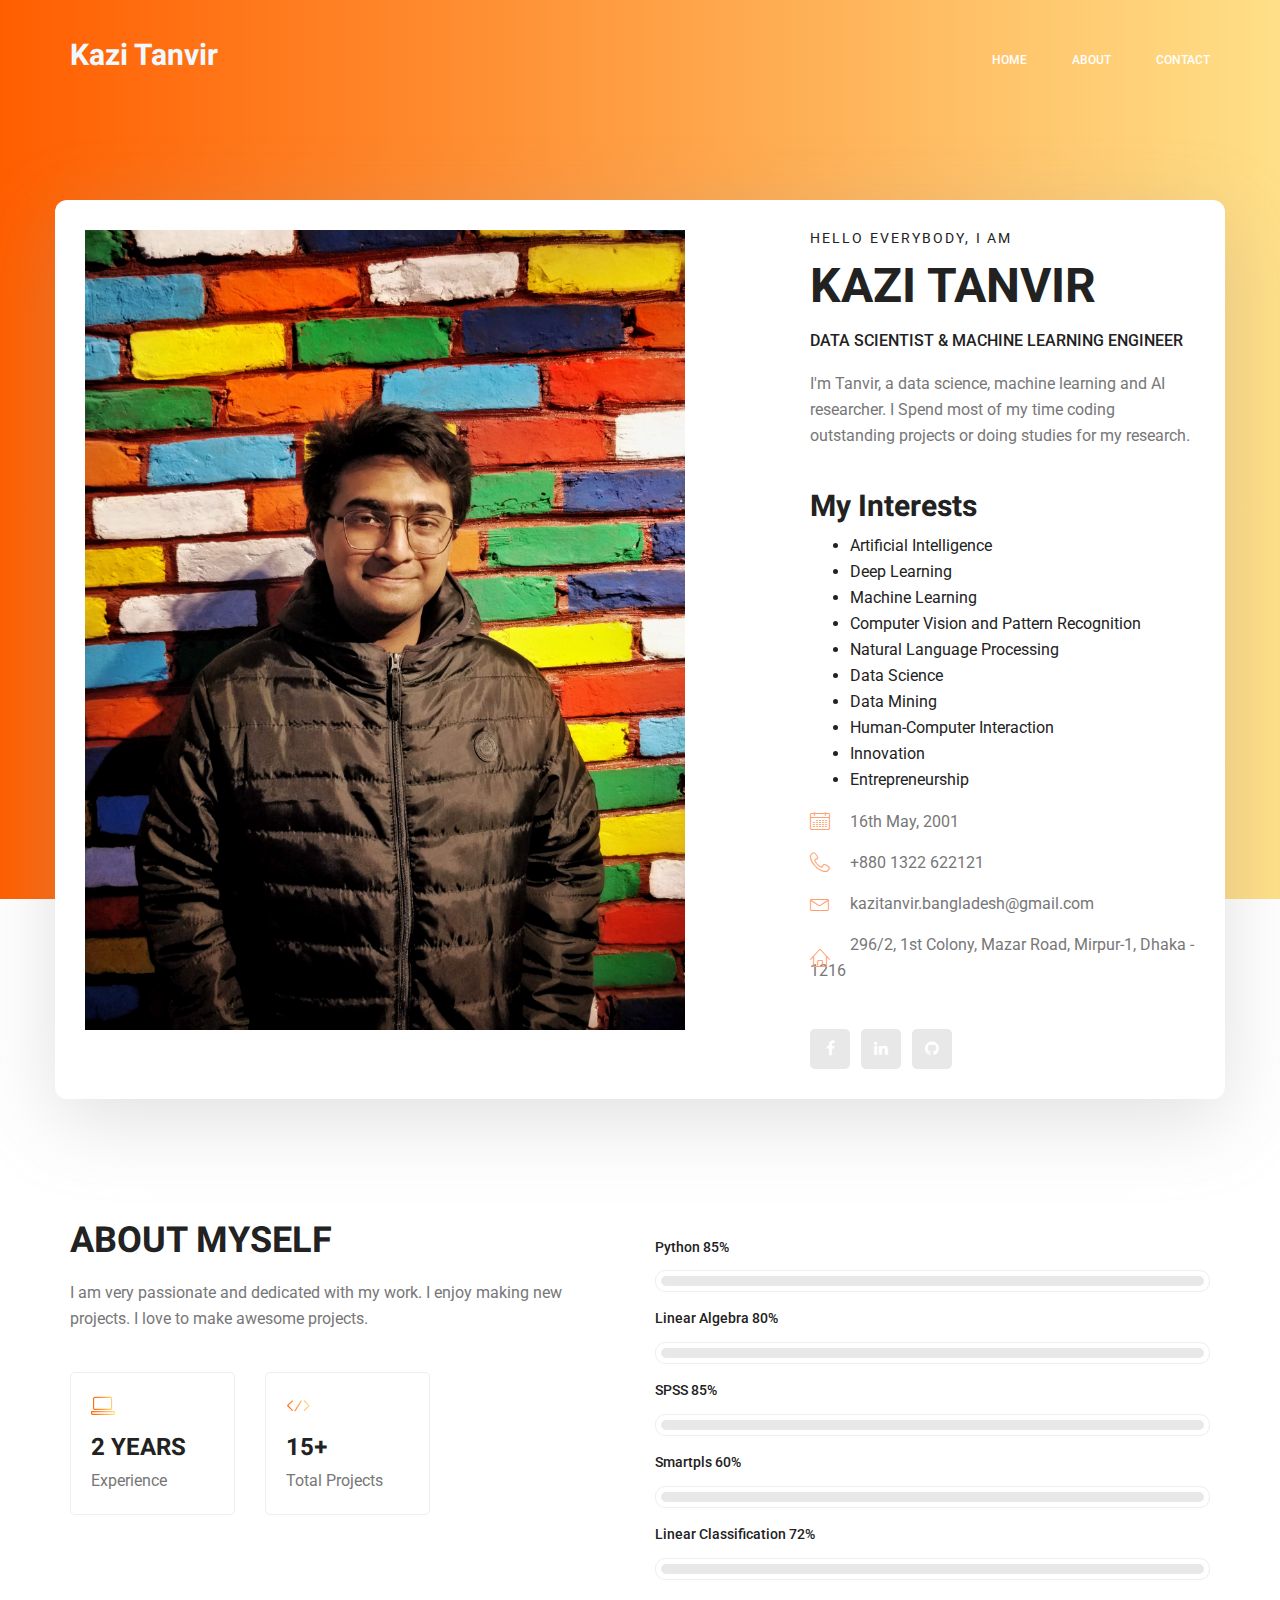
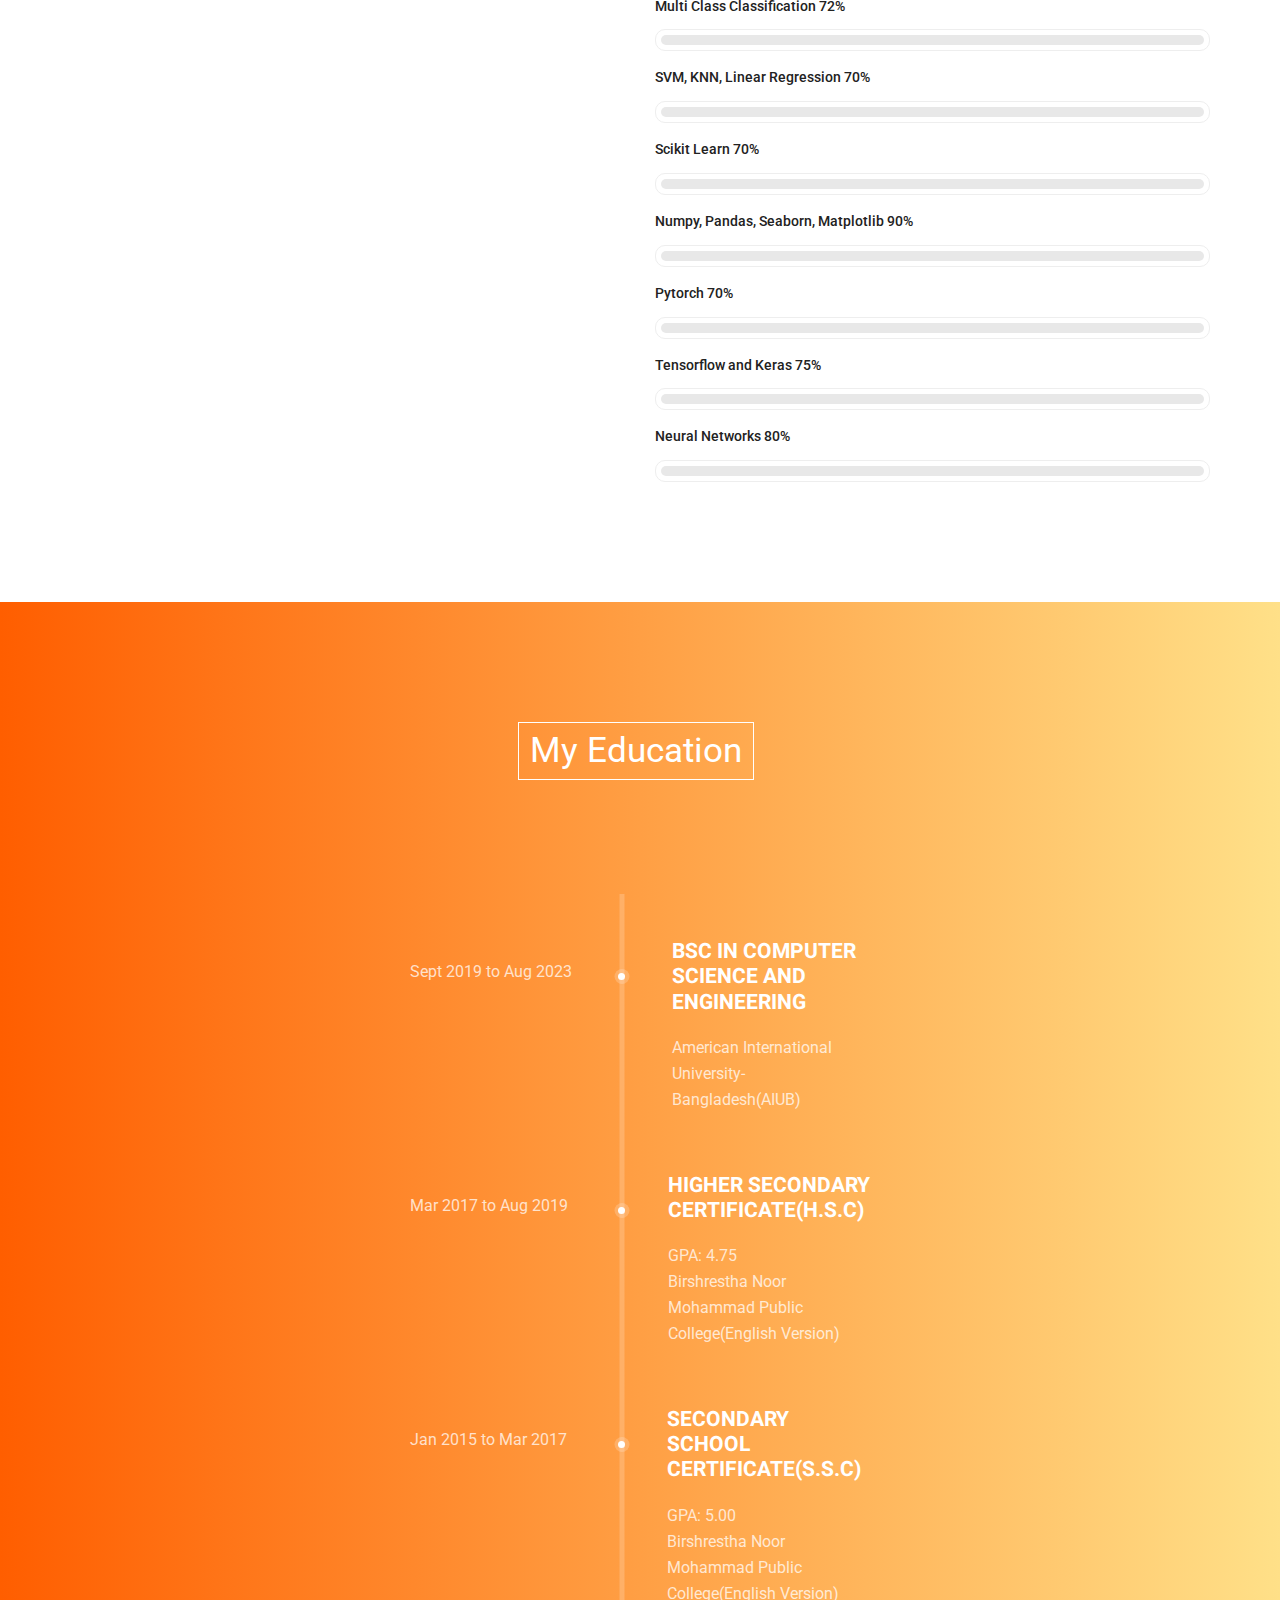
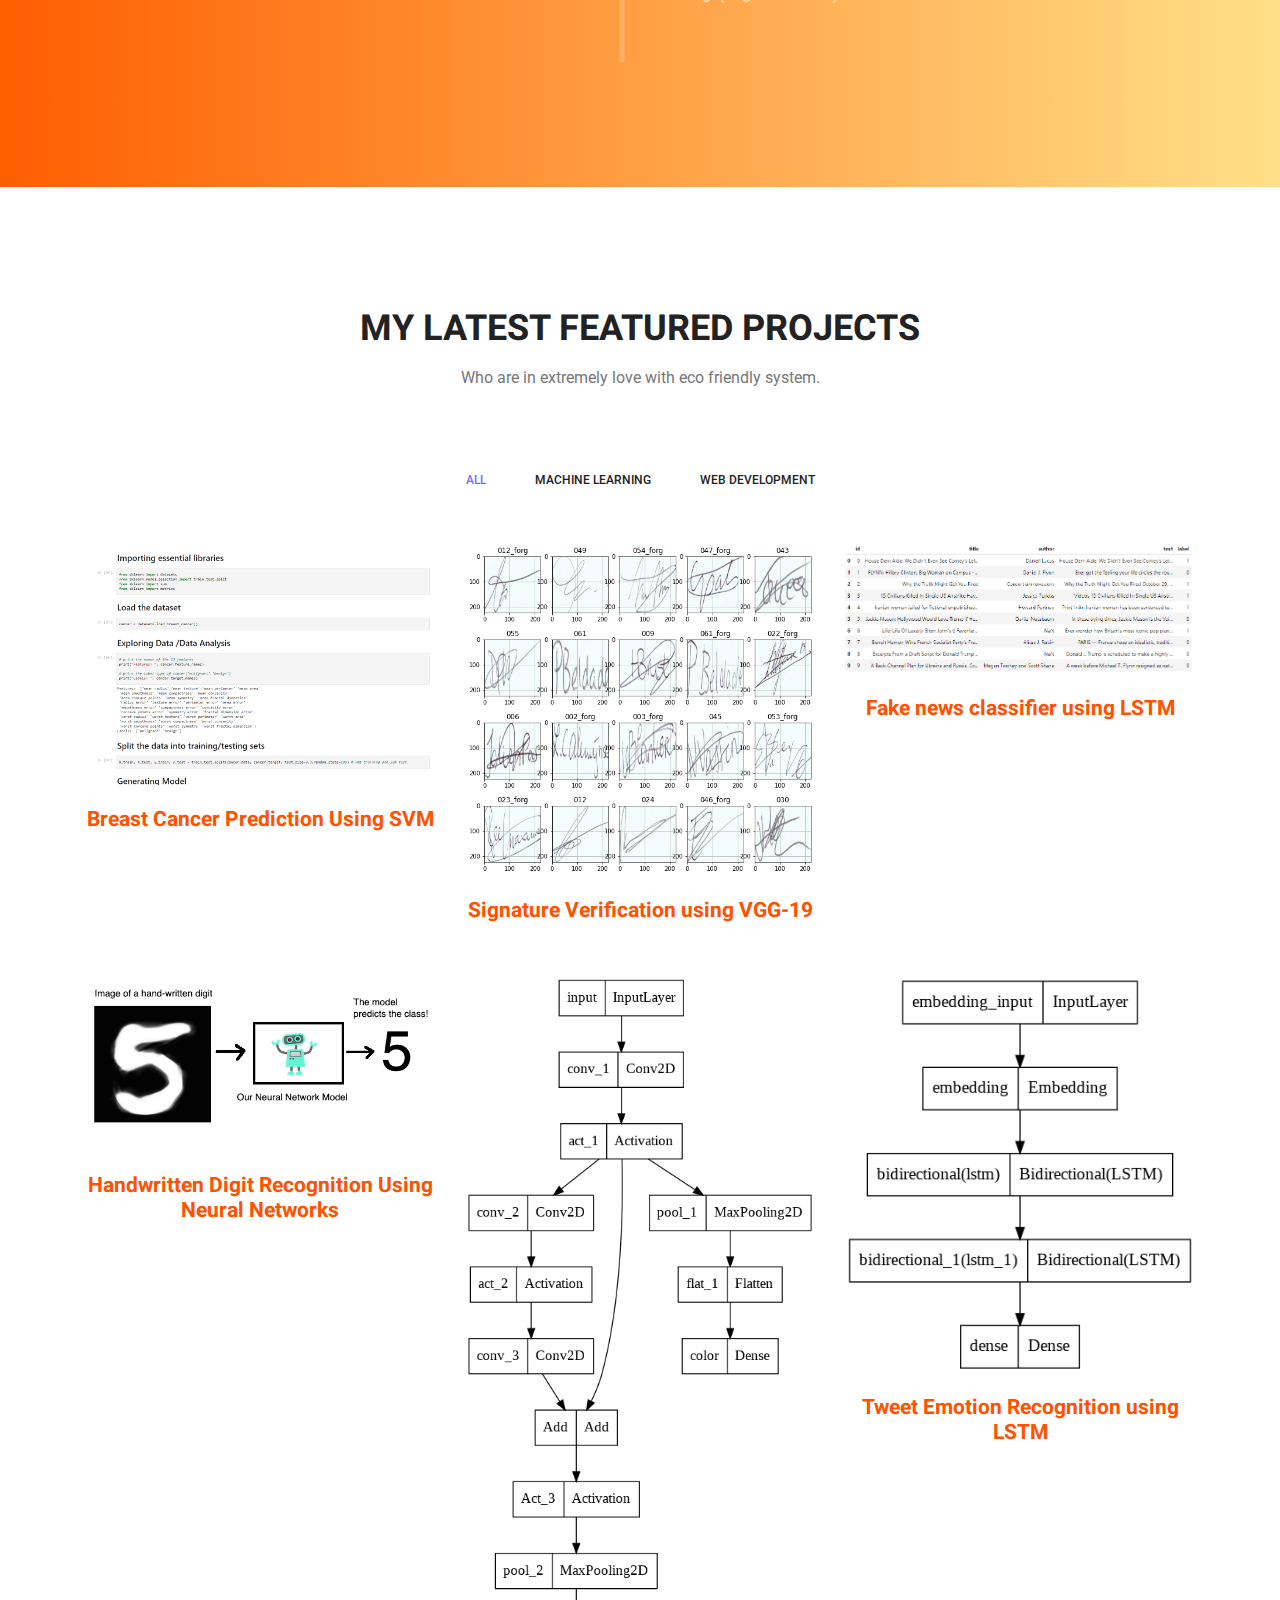
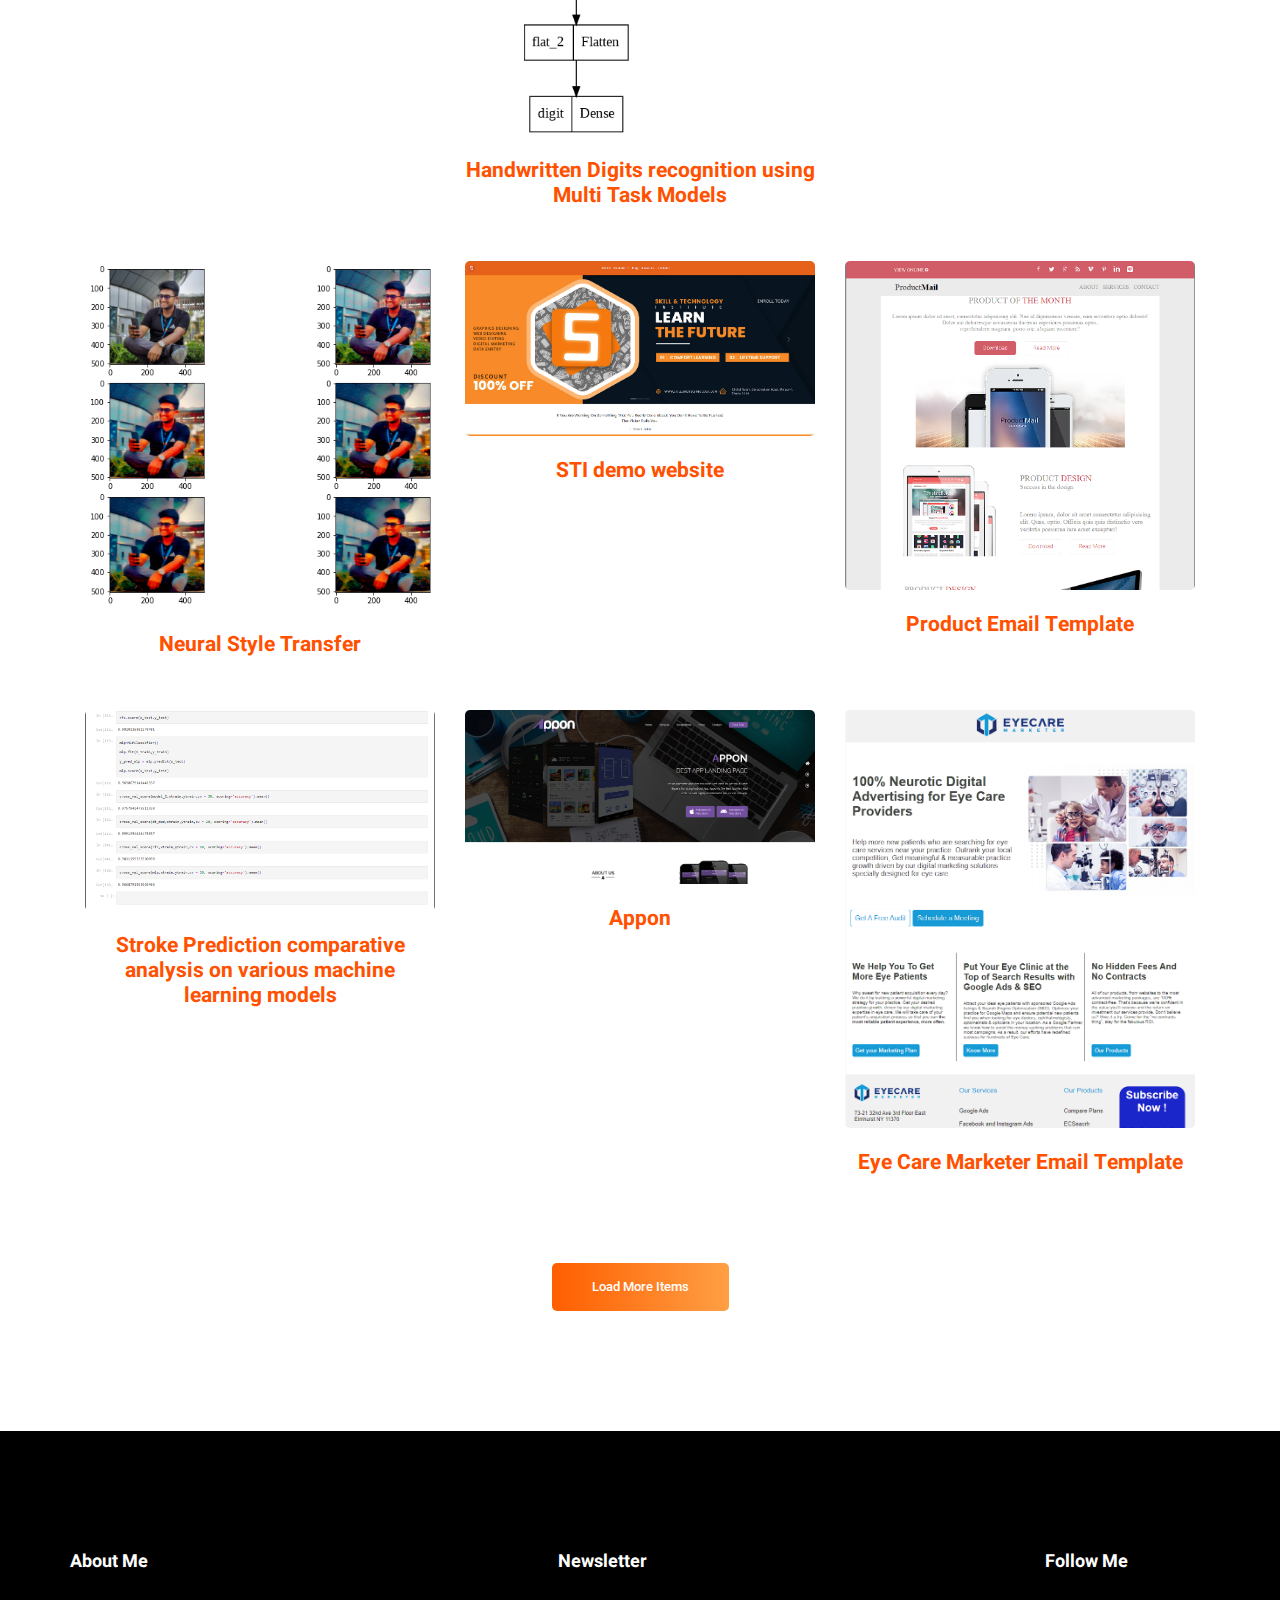
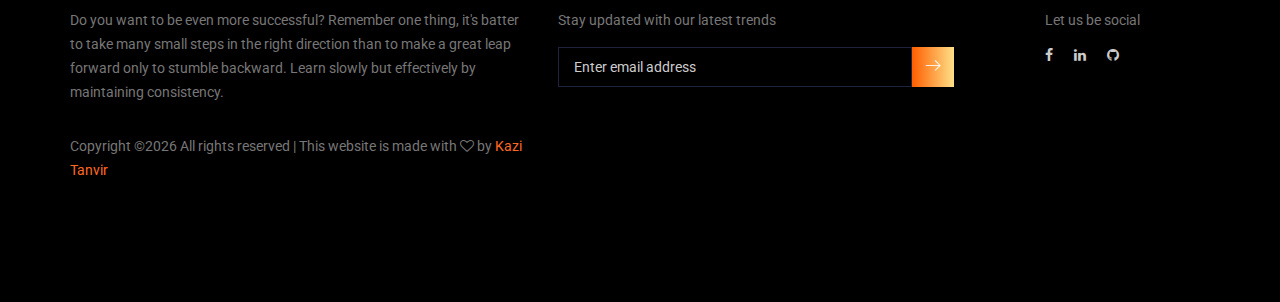
<file: index.html>
<!doctype html>
<html lang="en">
    <head>
        <!-- Required meta tags -->
        <meta charset="utf-8">
        <meta name="viewport" content="width=device-width, initial-scale=1, shrink-to-fit=no">
        <link rel="icon" href="img/logo.ico" type="image/png">
        <title>Kazi Tanvir</title>
        <!-- Bootstrap CSS -->
        <link rel="stylesheet" href="css/bootstrap.css">
        <link rel="stylesheet" href="vendors/linericon/style.css">
        <link rel="stylesheet" href="css/font-awesome.min.css">
        <link rel="stylesheet" href="vendors/owl-carousel/owl.carousel.min.css">
        <link rel="stylesheet" href="vendors/lightbox/simpleLightbox.css">
        <link rel="stylesheet" href="vendors/nice-select/css/nice-select.css">
        <link rel="stylesheet" href="vendors/animate-css/animate.css">
        <link rel="stylesheet" href="vendors/popup/magnific-popup.css">
        <link rel="stylesheet" href="vendors/flaticon/flaticon.css">
        <!-- main css -->
        <link rel="stylesheet" href="css/style.css">
        <link rel="stylesheet" href="css/responsive.css">
		
    </head>
    <body>
        
        <!--================Header Menu Area =================-->
        <header class="header_area">
            <div class="main_menu">
            	<nav class="navbar navbar-expand-lg navbar-light">
					<div class="container box_1620">
						<!-- Brand and toggle get grouped for better mobile display -->
						<a class="navbar-brand logo_h" href="index.html"><h2 style="color:aliceblue">Kazi Tanvir</h2></a>
						<button class="navbar-toggler" type="button" data-toggle="collapse" data-target="#navbarSupportedContent" aria-controls="navbarSupportedContent" aria-expanded="false" aria-label="Toggle navigation">
							<span class="icon-bar"></span>
							<span class="icon-bar"></span>
							<span class="icon-bar"></span>
						</button>
						<!-- Collect the nav links, forms, and other content for toggling -->
						<div class="collapse navbar-collapse offset" id="navbarSupportedContent">
							<ul class="nav navbar-nav menu_nav ml-auto">
								<li class="nav-item active"><a class="nav-link" href="index.html">Home</a></li> 
								<li class="nav-item"><a class="nav-link" href="about-us.html">About</a></li> 
								<li class="nav-item"><a class="nav-link" href="contact.html">Contact</a></li>
							</ul>
						</div> 
					</div>
            	</nav>
            </div>
        </header>
        <!--================Header Menu Area =================-->
        
        <!--================Home Banner Area =================-->
        <section class="home_banner_area">
           	<div class="container box_1620">
           		<div class="banner_inner d-flex align-items-center">
					<div class="banner_content">
						<div class="media">
							<div class="d-flex">
								<img src="img/kazi.jpeg" width="600px" alt="">
								<!-- <img src="" alt=""> -->
							</div>
							<div class="media-body">
								<div class="personal_text">
									<h6>Hello Everybody, i am</h6>
									<h3>Kazi Tanvir</h3>
									<h4>Data Scientist & Machine Learning Engineer</h4>
									<p>I'm Tanvir, a data science, machine learning and AI researcher. I Spend most of my time coding outstanding projects or doing studies for my research. </p>
									<div class="my-interests">
										<h2>My Interests</h2>
										<ul>
											<li>Artificial Intelligence</li>
											<li>Deep Learning</li>
											<li>Machine Learning</li>
											<li>Computer Vision and Pattern Recognition</li>
											<li>Natural Language Processing</li>
											<li>Data Science</li>
											<li>Data Mining</li>
											<li>Human-Computer Interaction</li>
											<li>Innovation</li>
											<li>Entrepreneurship</li>
										</ul>
									</div>

									
										<ul class="list basic_info">
											<li><a href="#"><i class="lnr lnr-calendar-full"></i> 16th May, 2001</a></li>
											<li><a href="tel:+8801322622121"><i class="lnr lnr-phone-handset"></i> +880 1322 622121</a></li>
											<li><a href="mailto: kazitanvir.bangladesh@gmail.com"><i class="lnr lnr-envelope"></i> kazitanvir.bangladesh@gmail.com</a></li>
											<li><a href="geo:19.05093°, -98.301576°"><i class="lnr lnr-home"></i> 296/2, 1st Colony, Mazar Road, Mirpur-1, Dhaka - 1216</a></li>
										</ul>
									
									
										<div class="my-social-media">
											<ul class="list personal_social">
												<li><a target="_blank" href="https://www.facebook.com/kazi.tanvir.hridoy/"><i class="fa fa-facebook"></i></a></li>
        										<li><a target="_blank" href="https://www.linkedin.com/in/kazi-tanvir/"><i class="fa fa-linkedin"></i></a></li>
        										<li><a target="_blank" href="https://github.com/KaziTanvir"><i class="fa fa-github"></i></a></li>
											</ul>
										</div>

								</div>
							</div>
						</div>
					</div>
				</div>
            </div>
        </section>
        <!--================End Home Banner Area =================-->
        
        <!--================Welcome Area =================-->
        <section class="welcome_area p_120">
        	<div class="container">
        		<div class="row welcome_inner">
        			<div class="col-lg-6">
        				<div class="welcome_text">
        					<h4>About Myself</h4>
        					<p>I am very passionate and dedicated with my work. I enjoy making new projects. I love to make awesome projects. </p>
        					<div class="row">
        						<div class="col-md-4">
        							<div class="wel_item">
        								<i class="lnr lnr-laptop"></i>
        								<h4>2 Years</h4>
        								<p>Experience</p>
        							</div>
        						</div>
        						<div class="col-md-4">
        							<div class="wel_item">
        								<i class="lnr lnr-code"></i>
        								<h4>15+</h4>
        								<p>Total Projects</p>
        							</div>
        						</div>
        						<!-- <div class="col-md-4">
        							<div class="wel_item">
        								<i class="lnr lnr-users"></i>
        								<h4>3965</h4>
        								<p>Total Volunteers</p>
        							</div>
        						</div> -->
        					</div>
        				</div>
        			</div>
        			<div class="col-lg-6">
        				<div class="tools_expert">
							<!-- JavaScript (ES6) -->
        					<div class="skill_main">
								<div class="skill_item">
									<h4>Python <span class="counter">85</span>%</h4>
									<div class="progress_br">
										<div class="progress">
											<div class="progress-bar" role="progressbar" aria-valuenow="85" aria-valuemin="0" aria-valuemax="100"></div>
										</div>
									</div>
								</div>
								<!-- Jquery -->
								<!-- <div class="skill_item">
									<h4>Jquery <span class="counter">50</span>%</h4>
									<div class="progress_br">
										<div class="progress">
											<div class="progress-bar" role="progressbar" aria-valuenow="50" aria-valuemin="0" aria-valuemax="100"></div>
										</div>
									</div>
								</div> -->
								<!-- MongoDB -->
								<!-- <div class="skill_item">
									<h4>MongoDB <span class="counter">65</span>%</h4>
									<div class="progress_br">
										<div class="progress">
											<div class="progress-bar" role="progressbar" aria-valuenow="65" aria-valuemin="0" aria-valuemax="100"></div>
										</div>
									</div>
								</div> -->
								<!-- Express.js -->
								<!-- <div class="skill_item">
									<h4>Express.js <span class="counter">10</span>%</h4>
									<div class="progress_br">
										<div class="progress">
											<div class="progress-bar" role="progressbar" aria-valuenow="10" aria-valuemin="0" aria-valuemax="100"></div>
										</div>
									</div>
								</div> -->
								<!-- React.js -->
								<div class="skill_item">
									<h4>Linear Algebra <span class="counter">80</span>%</h4>
									<div class="progress_br">
										<div class="progress">
											<div class="progress-bar" role="progressbar" aria-valuenow="80" aria-valuemin="0" aria-valuemax="100"></div>
										</div>
									</div>
								</div>
								<!-- Redux -->
								<!-- <div class="skill_item">
									<h4>Redux <span class="counter">80</span>%</h4>
									<div class="progress_br">
										<div class="progress">
											<div class="progress-bar" role="progressbar" aria-valuenow="80" aria-valuemin="0" aria-valuemax="100"></div>
										</div>
									</div>
								</div> -->
								<!-- Next.js -->
								<!-- <div class="skill_item">
									<h4>Next.js <span class="counter">10</span>%</h4>
									<div class="progress_br">
										<div class="progress">
											<div class="progress-bar" role="progressbar" aria-valuenow="10" aria-valuemin="0" aria-valuemax="100"></div>
										</div>
									</div>
								</div> -->
								<!-- Node.js -->
								<!-- <div class="skill_item">
									<h4>Node.js <span class="counter">10</span>%</h4>
									<div class="progress_br">
										<div class="progress">
											<div class="progress-bar" role="progressbar" aria-valuenow="10" aria-valuemin="0" aria-valuemax="100"></div>
										</div>
									</div>
								</div> -->
								<!-- PHP -->
								<div class="skill_item">
									<h4>SPSS <span class="counter">85</span>%</h4>
									<div class="progress_br">
										<div class="progress">
											<div class="progress-bar" role="progressbar" aria-valuenow="85" aria-valuemin="0" aria-valuemax="100"></div>
										</div>
									</div>
								</div>
								<!-- Laravel -->
								<!-- <div class="skill_item">
									<h4>Laravel <span class="counter">60</span>%</h4>
									<div class="progress_br">
										<div class="progress">
											<div class="progress-bar" role="progressbar" aria-valuenow="60" aria-valuemin="0" aria-valuemax="100"></div>
										</div>
									</div>
								</div> -->
								<!-- Python -->
								<div class="skill_item">
									<h4>Smartpls <span class="counter">60</span>%</h4>
									<div class="progress_br">
										<div class="progress">
											<div class="progress-bar" role="progressbar" aria-valuenow="60" aria-valuemin="0" aria-valuemax="100"></div>
										</div>
									</div>
								</div>
								<!-- Django -->
								<!-- <div class="skill_item">
									<h4>Django <span class="counter">70</span>%</h4>
									<div class="progress_br">
										<div class="progress">
											<div class="progress-bar" role="progressbar" aria-valuenow="70" aria-valuemin="0" aria-valuemax="100"></div>
										</div>
									</div>
								</div> -->
								<!-- Figma -->
								<div class="skill_item">
									<h4>Linear Classification <span class="counter">72</span>%</h4>
									<div class="progress_br">
										<div class="progress">
											<div class="progress-bar" role="progressbar" aria-valuenow="72" aria-valuemin="0" aria-valuemax="100"></div>
										</div>
									</div>
								</div>
								<!-- SQL -->
								<div class="skill_item">
									<h4>Multi Class Classification <span class="counter">72</span>%</h4>
									<div class="progress_br">
										<div class="progress">
											<div class="progress-bar" role="progressbar" aria-valuenow="72" aria-valuemin="0" aria-valuemax="100"></div>
										</div>
									</div>
								</div>
								<!-- Java Core -->
								<div class="skill_item">
									<h4>SVM, KNN, Linear Regression <span class="counter">70</span>%</h4>
									<div class="progress_br">
										<div class="progress">
											<div class="progress-bar" role="progressbar" aria-valuenow="70" aria-valuemin="0" aria-valuemax="100"></div>
										</div>
									</div>
								</div>
								<!-- .Net Core -->
								<div class="skill_item">
									<h4>Scikit Learn <span class="counter">70</span>%</h4>
									<div class="progress_br">
										<div class="progress">
											<div class="progress-bar" role="progressbar" aria-valuenow="70" aria-valuemin="0" aria-valuemax="100"></div>
										</div>
									</div>
								</div>
								<!-- C/C++ -->
								<div class="skill_item">
									<h4>Numpy, Pandas, Seaborn, Matplotlib <span class="counter">90</span>%</h4>
									<div class="progress_br">
										<div class="progress">
											<div class="progress-bar" role="progressbar" aria-valuenow="90" aria-valuemin="0" aria-valuemax="100"></div>
										</div>
									</div>
								</div>
								<!-- AutoCAD -->
								<div class="skill_item">
									<h4>Pytorch <span class="counter">70</span>%</h4>
									<div class="progress_br">
										<div class="progress">
											<div class="progress-bar" role="progressbar" aria-valuenow="70" aria-valuemin="0" aria-valuemax="100"></div>
										</div>
									</div>
								</div>
								<!-- x86 Assembly -->
								<div class="skill_item">
									<h4>Tensorflow and Keras <span class="counter">75</span>%</h4>
									<div class="progress_br">
										<div class="progress">
											<div class="progress-bar" role="progressbar" aria-valuenow="75" aria-valuemin="0" aria-valuemax="100"></div>
										</div>
									</div>
								</div>
								<div class="skill_item">
									<h4>Neural Networks <span class="counter">80</span>%</h4>
									<div class="progress_br">
										<div class="progress">
											<div class="progress-bar" role="progressbar" aria-valuenow="80" aria-valuemin="0" aria-valuemax="100"></div>
										</div>
									</div>
								</div>
							</div>
        				</div>
        			</div>
        		</div>
        	</div>
        </section>
        <!--================End Welcome Area =================-->
        
        <!--================My Tabs Area =================-->
        <section class="mytabs_area p_120">
        	<div class="container">
        		<div class="tabs_inner">
					<ul class="nav nav-tabs" id="myTab" role="tablist">
						<li class="nav-item">
							<div class="ed">My Education</div>
						</li>
						
					</ul>
					<div class="tab-content" id="myTabContent">
						<!-- Experience -->
						<div class="tab-pane fade show active" id="home" role="tabpanel" aria-labelledby="home-tab">
							<ul class="list">
								<li>
									<span></span>
									<div class="media">
										<div class="d-flex">
											<p>Sept 2019 to Aug 2023</p>
										</div>
										<div class="media-body">
											<h4>BSc in Computer Science and Engineering</h4>
											<p>American International University-Bangladesh(AIUB)</p>
										</div>
									</div>
								</li>
								<li>
									<span></span>
									<div class="media">
										<div class="d-flex">
											<p>Mar 2017 to Aug 2019</p>
										</div>
										<div class="media-body">
											<h4>Higher Secondary Certificate(H.S.C)</h4>
											<p>GPA: 4.75 <br />Birshrestha Noor Mohammad Public College(English Version)</p>
										</div>
									</div>
								</li>
								<li>
								<span></span>
									<div class="media">
										<div class="d-flex">
											<p>Jan 2015 to Mar 2017</p>
										</div>
										<div class="media-body">
											<h4>Secondary School Certificate(S.S.C)</h4>
											<p>GPA: 5.00 <br>Birshrestha Noor Mohammad Public College(English Version)</p>
										</div>
									</div>
								</li>
							</ul>
						</div>
						<!-- Education -->
						<!-- <div class="tab-pane fade" id="profile" role="tabpanel" aria-labelledby="profile-tab">
							<ul class="list">
								<li>
									<span></span>
									<div class="media">
										<div class="d-flex">
											<p>January 2006 to 2017</p>
										</div>
										<div class="media-body">
											<h4>BCSIR High School</h4>
											<p>Primary and Secondary School Certificate</p>
										</div>
									</div>
								</li>
								<li>
									<span></span>
									<div class="media">
										<div class="d-flex">
											<p>June 2017 to 2019</p>
										</div>
										<div class="media-body">
											<h4>Ideal College, Dhanmondi</h4>
											<p>Higher School Certificate <br />Santa monica, Los angeles</p>
										</div>
									</div>
								</li>
								<li>
								<span></span>
									<div class="media">
										<div class="d-flex">
											<p>March 2019 to present</p>
										</div>
										<div class="media-body">
											<h4>American International University - Bangladesh (AIUB)</h4>
											<p>Bachelor of Science <br />in Computer Science and Engineering</p>
										</div>
									</div>
								</li>
							</ul>
						</div> -->
					</div>
        		</div>
        	</div>
        </section>
        <!--================End My Tabs Area =================-->
        
        <!--================Feature Area =================-->
        <!-- <section class="feature_area p_120">
        	<div class="container">
        		<div class="main_title">
        			<h2>offerings to my clients</h2>
        			<p>If you are looking for a cool dude software engineer who will develop full stack web application or a machine learning based application in a reasonable price then you are in the right place.</p>
        		</div>
        		<div class="feature_inner row">
        			<div class="col-lg-4 col-md-6">
        				<div class="feature_item">
        					<i class="flaticon-sketch"></i>
        					<h4>MERN Stack Development</h4>
        					<p>I will create creative and fully responsive website for you at a reasonable price. I will use React.js as frontend library for designing the UI. I will develop the Backend with Node.js and Express.js. For database I will use MongoDB. </p>
        				</div>
        			</div>
        			<div class="col-lg-4 col-md-6">
        				<div class="feature_item">
        					<i class="flaticon-sketch"></i>
        					<h4>Machine Learning Application Development</h4>
        					<p>I will develop machine learning based applications using different python libraries like Scikit learn, Tensorflow and Keras. The application will give solution to your business problems.</p>
        				</div>
        			</div>
        			<div class="col-lg-4 col-md-6">
        				<div class="feature_item">
        					<i class="flaticon-sketch"></i>
        					<h4>UI/UX Design</h4>
        					<p>I will design premium UI/UX for your application using Figma. Your application will be easily accessible to others. You will find peace by looking at your application. I will use look and feel approach.</p>
        				</div>
        			</div>
        		</div>
        	</div>
        </section> -->
        <!--================End Feature Area =================-->
        
        <!--================Home Gallery Area =================-->
        <section class="home_gallery_area p_120">
        	<div class="container">
        		<div class="main_title">
        			<h2>My Latest Featured Projects</h2>
        			<p>Who are in extremely love with eco friendly system.</p>
        		</div>
        		<div class="isotope_fillter">
        			<ul class="gallery_filter list">
						<li class="active" data-filter="*"><a href="#">All</a></li>
						<li data-filter=".ml"><a href="#">Machine Learning</a></li>
						<li data-filter=".react"><a href="#">Web Development</a></li>
						<!--
						<li data-filter=".javascript"><a href="#">Vanilla Javascript</a></li>
						<li data-filter=".php"><a href="#">PHP</a></li> -->
						
					</ul>
        		</div>
        	</div>
        	<div class="container">
        		<div class="gallery_f_inner  ml imageGallery1">
        			<div class="col-lg-4 col-md-4 col-sm-6 ml creative">
        				<div class="h_gallery_item">
        					<div class="g_img_item">
        						<img class="img-fluid" src="Resource/1.png" alt="">
        						<a class="light" href="Resource/1.png"><img src="img/gallery/icon.png" alt=""></a>
        					</div>
        					<div class="g_item_text">
        						<h4><a target="_blank" href="https://github.com/KaziTanvir/Build-a-Breast-Cancer-Prediction-Model-using-SVM
									">Breast Cancer Prediction Using SVM								</a></h4>
        						
        					</div>
        				</div>
        			</div>
					<div class="col-lg-4 col-md-4 col-sm-6 ml creative">
        				<div class="h_gallery_item">
        					<div class="g_img_item">
        						<img class="img-fluid" src="Resource/2.png" alt="">
        						<a class="light" href="Resource/2.png"><img src="img/gallery/icon.png" alt=""></a>
        					</div>
        					<div class="g_item_text">
        						<h4><a target="_blank" href="https://github.com/KaziTanvir/signature-verification-using-VGG-19
									">Signature Verification using VGG-19</a></h4>
        						
        					</div>
        				</div>
        			</div>
        			<div class="col-lg-4 col-md-4 col-sm-6 ml creative">
        				<div class="h_gallery_item">
        					<div class="g_img_item">
        						<img class="img-fluid" src="Resource/3.png" alt="">
        						<a class="light" href="Resource/3.png"><img src="img/gallery/icon.png" alt=""></a>
        					</div>
        					<div class="g_item_text">
        						<h4><a target="_blank" href="https://github.com/KaziTanvir/Fake-news-classifier-using-LSTM
									">Fake news classifier using LSTM</a></h4>
        						
        					</div>
        				</div>
        			</div>
        			<div class="col-lg-4 col-md-4 col-sm-6 ml creative">
        				<div class="h_gallery_item">
        					<div class="g_img_item">
        						<img class="img-fluid" src="Resource/4.png" alt="">
        						<a class="light" href="Resource/4.png"><img src="img/gallery/icon.png" alt=""></a>
        					</div>
        					<div class="g_item_text">
        						<h4><a target="_blank" href="https://github.com/KaziTanvir/Handwritten-Digit-Recognition-Using-Neural-Networks
									">Handwritten Digit Recognition Using Neural Networks</a></h4>
        						
        					</div>
        				</div>
        			</div>
        			<div class="col-lg-4 col-md-4 col-sm-6 ml creative">
        				<div class="h_gallery_item">
        					<div class="g_img_item">
        						<img class="img-fluid" src="Resource/5.png" alt="">
        						<a class="light" href="Resource/5.png"><img src="img/gallery/icon.png" alt=""></a>
        					</div>
        					<div class="g_item_text">
        						<h4><a target="_blank" href="https://github.com/KaziTanvir/Handwritten-Digits-recognition-using-Multi-Task-Models
									">Handwritten Digits recognition using Multi Task Models</a></h4>
        						
        					</div>
        				</div>
        			</div>
					<div class="col-lg-4 col-md-4 col-sm-6 ml creative">
        				<div class="h_gallery_item">
        					<div class="g_img_item">
        						<img class="img-fluid" src="Resource/13.png" alt="">
        						<a class="light" href="Resource/13.png"><img src="img/gallery/icon.png" alt=""></a>
        					</div>
        					<div class="g_item_text">
        						<h4><a target="_blank" href="https://github.com/KaziTanvir/Tweet-Emotion-Recognition-using-LSTM
									">Tweet Emotion Recognition using LSTM</a></h4>
        						
        					</div>
        				</div>
        			</div>
        			<div class="col-lg-4 col-md-4 col-sm-6 ml creative">
        				<div class="h_gallery_item">
        					<div class="g_img_item">
        						<img class="img-fluid" src="Resource/6.png" alt="">
        						<a class="light" href="Resource/6.png"><img src="img/gallery/icon.png" alt=""></a>
        					</div>
        					<div class="g_item_text">
        						<h4><a target="_blank" href="https://github.com/KaziTanvir/Coursera-KaziTanvir-Coursera-Deep-Learning-with-PyTorch-Neural-Style-Transfer
									">Neural Style Transfer</a></h4>
        						
        					</div>
        				</div>
        			</div>
        			<div class="col-lg-4 col-md-4 col-sm-6 react creative">
        				<div class="h_gallery_item">
        					<div class="g_img_item">
        						<img class="img-fluid" src="Resource/8.png" alt="">
        						<a class="light" href="Resource/8.png"><img src="img/gallery/icon.png" alt=""></a>
        					</div>
        					<div class="g_item_text">
        						<h4><a target="_blank" href="https://kazitanvir.github.io/skill-and-technology-institute-web/
									">STI demo website</a></h4>
        						
        					</div>
        				</div>
        			</div>
					<div class="col-lg-4 col-md-4 col-sm-6 react creative">
        				<div class="h_gallery_item">
        					<div class="g_img_item">
        						<img class="img-fluid" src="Resource/9.png" alt="">
        						<a class="light" href="Resource/9.png"><img src="img/gallery/icon.png" alt=""></a>
        					</div>
        					<div class="g_item_text">
        						<h4><a target="_blank" href="https://kazitanvir.github.io/product-mail-email-template/
									">Product Email Template</a></h4>
        						
        					</div>
        				</div>
        			</div>
					<div class="col-lg-4 col-md-4 col-sm-6 ml creative">
        				<div class="h_gallery_item">
        					<div class="g_img_item">
        						<img class="img-fluid" src="Resource/14.png" alt="">
        						<a class="light" href="Resource/14.png"><img src="img/gallery/icon.png" alt=""></a>
        					</div>
        					<div class="g_item_text">
        						<h4><a target="_blank" href="https://github.com/KaziTanvir/Stroke-Prediction-comparative-analysis-on-various-machine-learning-models
									">Stroke Prediction comparative analysis on various machine learning models</a></h4>
        						
        					</div>
        				</div>
        			</div>
					<div class="col-lg-4 col-md-4 col-sm-6 react creative">
        				<div class="h_gallery_item">
        					<div class="g_img_item">
        						<img class="img-fluid" src="Resource/12.png" alt="">
        						<a class="light" href="Resource/12.png"><img src="img/gallery/icon.png" alt=""></a>
        					</div>
        					<div class="g_item_text">
        						<h4><a target="_blank" href="https://kazitanvir.github.io/Appon/
									">Appon</a></h4>
        						
        					</div>
        				</div>
        			</div>
					<div class="col-lg-4 col-md-4 col-sm-6 react creative">
        				<div class="h_gallery_item">
        					<div class="g_img_item">
        						<img class="img-fluid" src="Resource/11.png" alt="">
        						<a class="light" href="Resource/11.png"><img src="img/gallery/icon.png" alt=""></a>
        					</div>
        					<div class="g_item_text">
        						<h4><a target="_blank" href="https://kazitanvir.github.io/eye-care-marketer-email-template/
									">Eye Care Marketer Email Template</a></h4>
        						
        					</div>
        				</div>
        			</div>
        		</div>
        		<div class="more_btn">
        			<a class="main_btn" href="https://github.com/KaziTanvir">Load More Items</a>
        		</div>
        	</div>
        </section>
        <!--================End Home Gallery Area =================-->
        
        <!--================Testimonials Area =================-->
        <!-- <section class="testimonials_area p_120">
        	<div class="container">
        		<div class="main_title">
        			<h2>Testimonials</h2>
        			<p>If you are looking at blank cassettes on the web, you may be very confused at the difference in price. You may see some for as low as $.17 each.</p>
        		</div>
        		<div class="testi_inner">
					<div class="testi_slider owl-carousel">
						<div class="item">
							<div class="testi_item">
								<p>As conscious traveling Paup ers we must always be oncerned about our dear Mother Earth. If you think about it, you travel across her face</p>
								<h4>Fanny Spencer</h4>
								<a href="#"><i class="fa fa-star"></i></a>
								<a href="#"><i class="fa fa-star"></i></a>
								<a href="#"><i class="fa fa-star"></i></a>
								<a href="#"><i class="fa fa-star"></i></a>
								<a href="#"><i class="fa fa-star-half-o"></i></a>
							</div>
						</div>
						<div class="item">
							<div class="testi_item">
								<p>As conscious traveling Paup ers we must always be oncerned about our dear Mother Earth. If you think about it, you travel across her face</p>
								<h4>Fanny Spencer</h4>
								<a href="#"><i class="fa fa-star"></i></a>
								<a href="#"><i class="fa fa-star"></i></a>
								<a href="#"><i class="fa fa-star"></i></a>
								<a href="#"><i class="fa fa-star"></i></a>
								<a href="#"><i class="fa fa-star-half-o"></i></a>
							</div>
						</div>
						<div class="item">
							<div class="testi_item">
								<p>As conscious traveling Paup ers we must always be oncerned about our dear Mother Earth. If you think about it, you travel across her face</p>
								<h4>Fanny Spencer</h4>
								<a href="#"><i class="fa fa-star"></i></a>
								<a href="#"><i class="fa fa-star"></i></a>
								<a href="#"><i class="fa fa-star"></i></a>
								<a href="#"><i class="fa fa-star"></i></a>
								<a href="#"><i class="fa fa-star-half-o"></i></a>
							</div>
						</div>
					</div>
        		</div>
        	</div>
        </section> -->
        <!--================End Testimonials Area =================-->
        
        <!--================Footer Area =================-->
        <footer class="footer_area p_120">
        	<div class="container">
        		<div class="row footer_inner">
        			<div class="col-lg-5 col-sm-6">
        				<aside class="f_widget ab_widget">
        					<div class="f_title">
        						<h3>About Me</h3>
        					</div>
        					<p>Do you want to be even more successful? Remember one thing, it's batter to take many small steps in the right direction than to make a great leap forward only to stumble backward. Learn slowly but effectively by maintaining consistency.</p>
        					<p><!-- Link back to Colorlib can't be removed. Template is licensed under CC BY 3.0. -->
Copyright &copy;<script>document.write(new Date().getFullYear());</script> All rights reserved | This website is made with <i class="fa fa-heart-o" aria-hidden="true"></i> by <a href="https://github.com/KaziTanvir" target="_blank">Kazi Tanvir</a>
<!-- Link back to Colorlib can't be removed. Template is licensed under CC BY 3.0. --></p>
        				</aside>
        			</div>
        			<div class="col-lg-5 col-sm-6">
        				<aside class="f_widget news_widget">
        					<div class="f_title">
        						<h3>Newsletter</h3>
        					</div>
        					<p>Stay updated with our latest trends</p>
        					<div id="mc_embed_signup">
                                <form target="_blank" action="https://spondonit.us12.list-manage.com/subscribe/post?u=1462626880ade1ac87bd9c93a&amp;id=92a4423d01" method="get" class="subscribe_form relative">
                                	<div class="input-group d-flex flex-row">
                                        <input name="EMAIL" placeholder="Enter email address" onfocus="this.placeholder = ''" onblur="this.placeholder = 'Email Address '" required="" type="email">
                                        <button class="btn sub-btn"><span class="lnr lnr-arrow-right"></span></button>		
                                    </div>				
                                    <div class="mt-10 info"></div>
                                </form>
                            </div>
        				</aside>
        			</div>
        			<div class="col-lg-2">
        				<aside class="f_widget social_widget">
        					<div class="f_title">
        						<h3>Follow Me</h3>
        					</div>
        					<p>Let us be social</p>
        					<ul class="list">
        						<li><a target="_blank" href="https://www.facebook.com/kazi.tanvir.hridoy/"><i class="fa fa-facebook"></i></a></li>
        						<li><a target="_blank" href="https://www.linkedin.com/in/kazi-tanvir/"><i class="fa fa-linkedin"></i></a></li>
        						<li><a target="_blank" href="https://github.com/KaziTanvir"><i class="fa fa-github"></i></a></li>
        					</ul>
        				</aside>
        			</div>
        		</div>
        	</div>
        </footer>
        <!--================End Footer Area =================-->
        
        
        
        
        
        
        <!-- Optional JavaScript -->
        <!-- jQuery first, then Popper.js, then Bootstrap JS -->
        <script src="js/jquery-3.3.1.min.js"></script>
        <script src="js/popper.js"></script>
        <script src="js/bootstrap.min.js"></script>
        <script src="js/stellar.js"></script>
        <script src="vendors/lightbox/simpleLightbox.min.js"></script>
        <script src="vendors/nice-select/js/jquery.nice-select.min.js"></script>
        <script src="vendors/isotope/imagesloaded.pkgd.min.js"></script>
        <script src="vendors/isotope/isotope.pkgd.min.js"></script>
        <script src="vendors/owl-carousel/owl.carousel.min.js"></script>
        <script src="vendors/popup/jquery.magnific-popup.min.js"></script>
        <script src="js/jquery.ajaxchimp.min.js"></script>
        <script src="vendors/counter-up/jquery.waypoints.min.js"></script>
        <script src="vendors/counter-up/jquery.counterup.min.js"></script>
        <script src="js/mail-script.js"></script>
        <script src="js/theme.js"></script>
    </body>
</html>
</file>
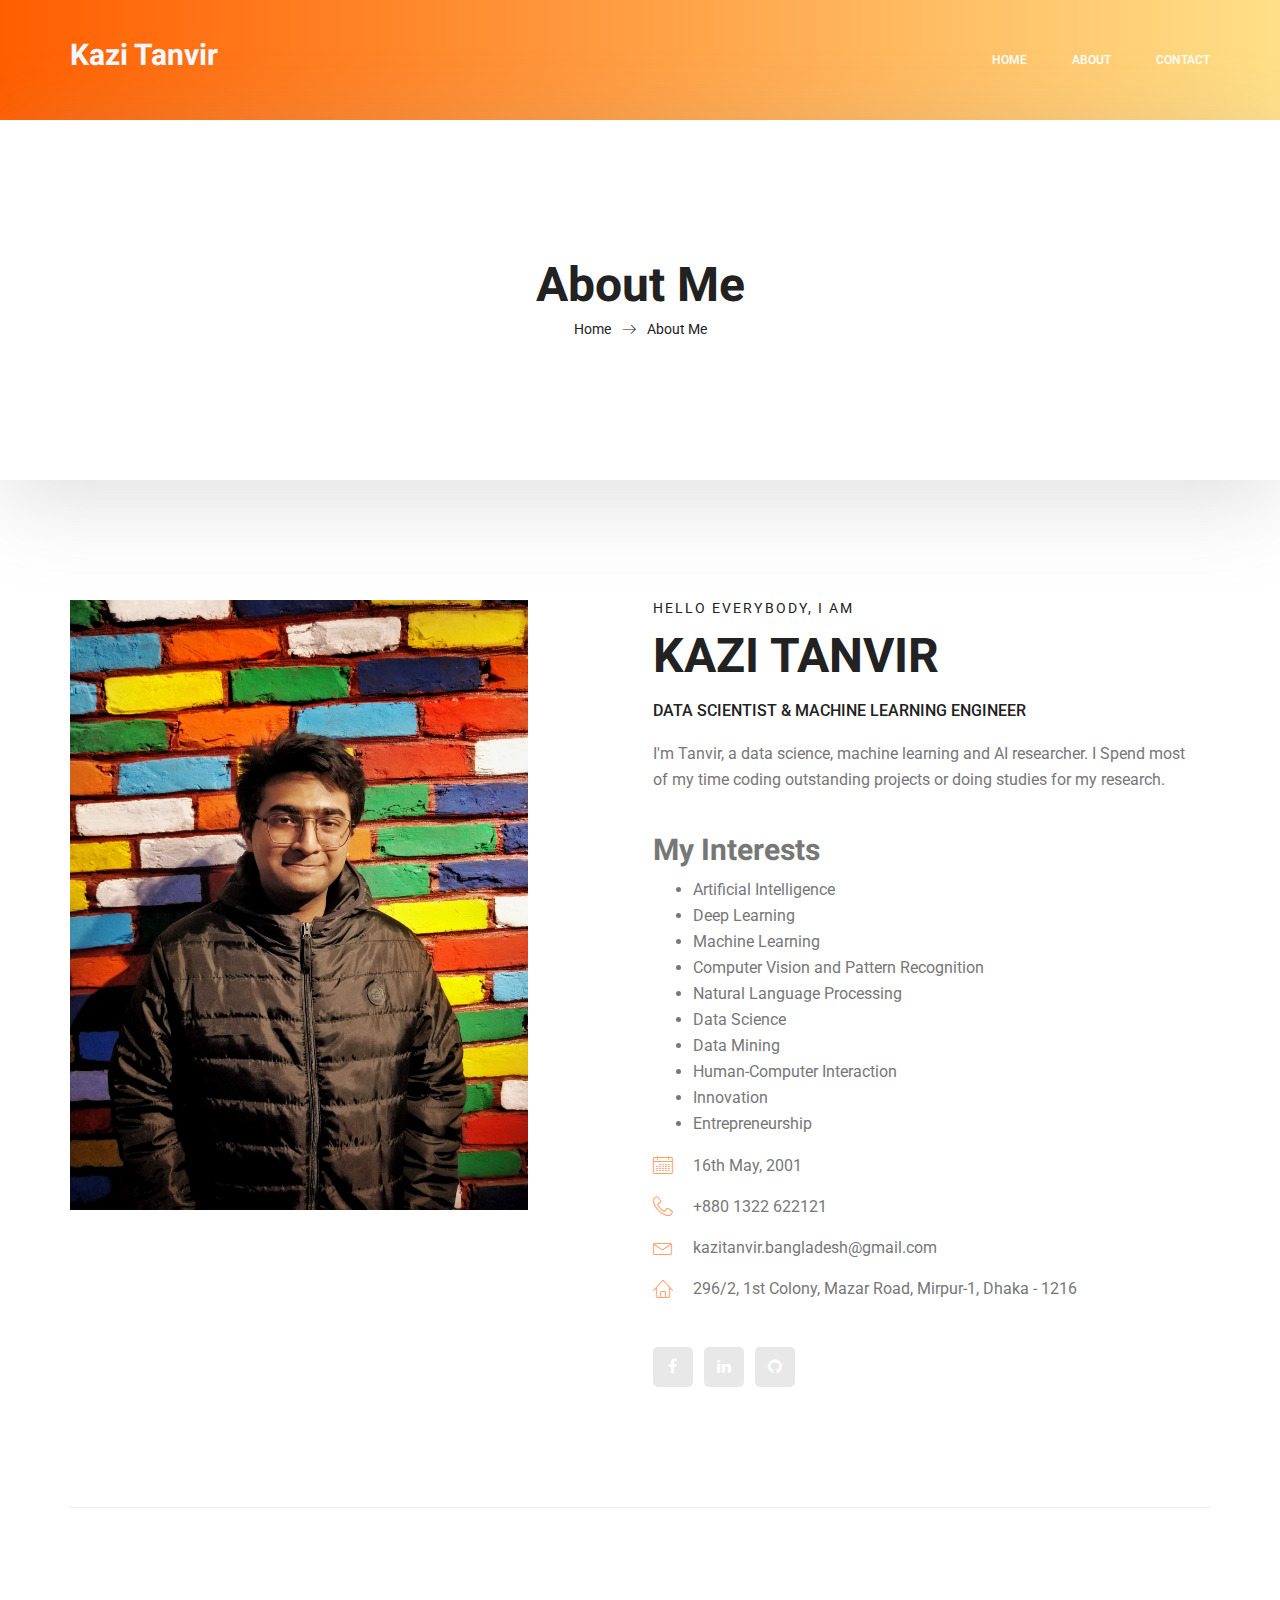
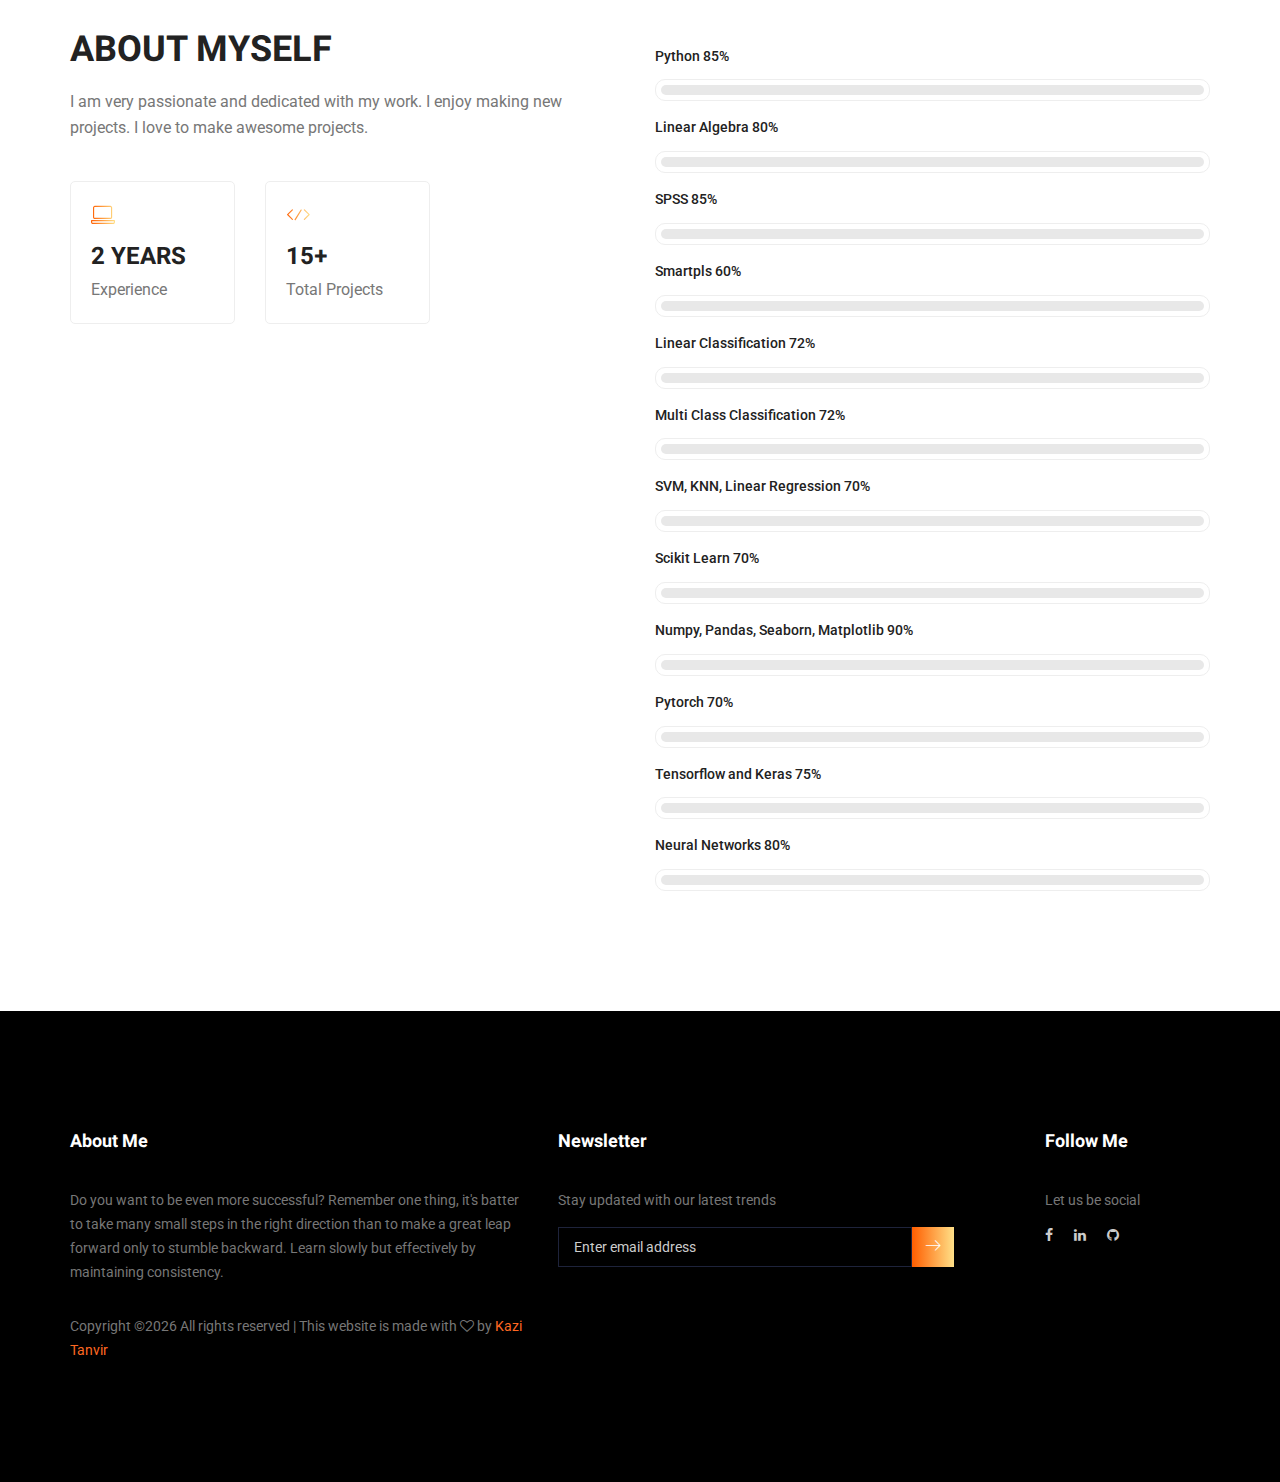
<file: about-us.html>
<!doctype html>
<html lang="en">
    <head>
        <!-- Required meta tags -->
        <meta charset="utf-8">
        <meta name="viewport" content="width=device-width, initial-scale=1, shrink-to-fit=no">
        <link rel="icon" href="img/favicon.ico" type="image/png">
        <title>MeetMe Personal</title>
        <!-- Bootstrap CSS -->
        <link rel="stylesheet" href="css/bootstrap.css">
        <link rel="stylesheet" href="vendors/linericon/style.css">
        <link rel="stylesheet" href="css/font-awesome.min.css">
        <link rel="stylesheet" href="vendors/owl-carousel/owl.carousel.min.css">
        <link rel="stylesheet" href="vendors/lightbox/simpleLightbox.css">
        <link rel="stylesheet" href="vendors/nice-select/css/nice-select.css">
        <link rel="stylesheet" href="vendors/animate-css/animate.css">
        <link rel="stylesheet" href="vendors/popup/magnific-popup.css">
        <!-- main css -->
        <link rel="stylesheet" href="css/style.css">
        <link rel="stylesheet" href="css/responsive.css">
    </head>
    <body>
        
        <!--================Header Menu Area =================-->
        <header class="header_area">
            <div class="main_menu">
            	<nav class="navbar navbar-expand-lg navbar-light">
					<div class="container box_1620">
						<!-- Brand and toggle get grouped for better mobile display -->
						<a class="navbar-brand logo_h" href="index.html"><h2 style="color:aliceblue">Kazi Tanvir</h2></a>
						<button class="navbar-toggler" type="button" data-toggle="collapse" data-target="#navbarSupportedContent" aria-controls="navbarSupportedContent" aria-expanded="false" aria-label="Toggle navigation">
							<span class="icon-bar"></span>
							<span class="icon-bar"></span>
							<span class="icon-bar"></span>
						</button>
						<!-- Collect the nav links, forms, and other content for toggling -->
						<div class="collapse navbar-collapse offset" id="navbarSupportedContent">
							<ul class="nav navbar-nav menu_nav ml-auto">
								<li class="nav-item active"><a class="nav-link" href="index.html">Home</a></li> 
								<li class="nav-item"><a class="nav-link" href="about-us.html">About</a></li> 
							
								<li class="nav-item"><a class="nav-link" href="contact.html">Contact</a></li>
							</ul>
						</div> 
					</div>
            	</nav>
            </div>
        </header>
        <!--================Header Menu Area =================-->
        
        <!--================Home Banner Area =================-->
        <section class="banner_area">
            <div class="box_1620">
				<div class="banner_inner d-flex align-items-center">
					<div class="container">
						<div class="banner_content text-center">
							<h2>About Me</h2>
							<div class="page_link">
								<a href="index.html">Home</a>
								<a href="about-us.html">About Me</a>
							</div>
						</div>
					</div>
				</div>
            </div>
        </section>
        <!--================End Home Banner Area =================-->
        
        
        <!--================Home Banner Area =================-->
        <section class="profile_area">
           	<div class="container">
           		<div class="profile_inner p_120">
					<div class="row">
						<div class="col-lg-5">
							<img class="img-fluid" src="img/kazi.jpeg" alt="">
						</div>
						<div class="col-lg-7">
							<div class="personal_text">
								<h6>Hello Everybody, i am</h6>
								<h3>Kazi Tanvir</h3>
								<h4>Data Scientist & Machine Learning Engineer</h4>
								<p>I'm Tanvir, a data science, machine learning and AI researcher. I Spend most of my time coding outstanding projects or doing studies for my research. </p>
								<div class="my-interests">
									<h2>My Interests</h2>
										<ul>
											<li>Artificial Intelligence</li>
											<li>Deep Learning</li>
											<li>Machine Learning</li>
											<li>Computer Vision and Pattern Recognition</li>
											<li>Natural Language Processing</li>
											<li>Data Science</li>
											<li>Data Mining</li>
											<li>Human-Computer Interaction</li>
											<li>Innovation</li>
											<li>Entrepreneurship</li>
										</ul>
								</div>

								
								<ul class="list basic_info">
									<li><a href="#"><i class="lnr lnr-calendar-full"></i> 16th May, 2001</a></li>
									<li><a href="tel:+8801322622121"><i class="lnr lnr-phone-handset"></i> +880 1322 622121</a></li>
									<li><a href="mailto: kazitanvir.bangladesh@gmail.com"><i class="lnr lnr-envelope"></i> kazitanvir.bangladesh@gmail.com</a></li>
									<li><a href="geo:19.05093°, -98.301576°"><i class="lnr lnr-home"></i> 296/2, 1st Colony, Mazar Road, Mirpur-1, Dhaka - 1216</a></li>
								</ul>
								
								
								<div class="my-social-media">
									<ul class="list personal_social">
										<li><a target="_blank" href="https://www.facebook.com/kazi.tanvir.hridoy/"><i class="fa fa-facebook"></i></a></li>
										<li><a target="_blank" href="https://www.linkedin.com/in/kazi-tanvir/"><i class="fa fa-linkedin"></i></a></li>
										<li><a target="_blank" href="https://github.com/KaziTanvir"><i class="fa fa-github"></i></a></li>
									</ul>
								</div>
									
							</div>
						</div>
					</div>
           		</div>
            </div>
        </section>
        <!--================End Home Banner Area =================-->
        
        <!--================Welcome Area =================-->
        <section class="welcome_area p_120">
        	<div class="container">
        		<div class="row welcome_inner">
        			<div class="col-lg-6">
        				<div class="welcome_text">
        					<h4>About Myself</h4>
        					<p>I am very passionate and dedicated with my work. I enjoy making new projects. I love to make awesome projects. </p>
        					<div class="row">
        						<div class="col-md-4">
        							<div class="wel_item">
        								<i class="lnr lnr-laptop"></i>
        								<h4>2 Years</h4>
        								<p>Experience</p>
        							</div>
        						</div>
        						<div class="col-md-4">
        							<div class="wel_item">
        								<i class="lnr lnr-code"></i>
        								<h4>15+</h4>
        								<p>Total Projects</p>
        							</div>
        						</div>
        						<!-- <div class="col-md-4">
        							<div class="wel_item">
        								<i class="lnr lnr-users"></i>
        								<h4>3965</h4>
        								<p>Total Volunteers</p>
        							</div>
        						</div> -->
        					</div>
        				</div>
        			</div>
        			<div class="col-lg-6">
        				<div class="tools_expert">
							<!-- JavaScript (ES6) -->
        					<div class="skill_main">
								<div class="skill_item">
									<h4>Python <span class="counter">85</span>%</h4>
									<div class="progress_br">
										<div class="progress">
											<div class="progress-bar" role="progressbar" aria-valuenow="85" aria-valuemin="0" aria-valuemax="100"></div>
										</div>
									</div>
								</div>
								<!-- Jquery -->
								<!-- <div class="skill_item">
									<h4>Jquery <span class="counter">50</span>%</h4>
									<div class="progress_br">
										<div class="progress">
											<div class="progress-bar" role="progressbar" aria-valuenow="50" aria-valuemin="0" aria-valuemax="100"></div>
										</div>
									</div>
								</div> -->
								<!-- MongoDB -->
								<!-- <div class="skill_item">
									<h4>MongoDB <span class="counter">65</span>%</h4>
									<div class="progress_br">
										<div class="progress">
											<div class="progress-bar" role="progressbar" aria-valuenow="65" aria-valuemin="0" aria-valuemax="100"></div>
										</div>
									</div>
								</div> -->
								<!-- Express.js -->
								<!-- <div class="skill_item">
									<h4>Express.js <span class="counter">10</span>%</h4>
									<div class="progress_br">
										<div class="progress">
											<div class="progress-bar" role="progressbar" aria-valuenow="10" aria-valuemin="0" aria-valuemax="100"></div>
										</div>
									</div>
								</div> -->
								<!-- React.js -->
								<div class="skill_item">
									<h4>Linear Algebra <span class="counter">80</span>%</h4>
									<div class="progress_br">
										<div class="progress">
											<div class="progress-bar" role="progressbar" aria-valuenow="80" aria-valuemin="0" aria-valuemax="100"></div>
										</div>
									</div>
								</div>
								<!-- Redux -->
								<!-- <div class="skill_item">
									<h4>Redux <span class="counter">80</span>%</h4>
									<div class="progress_br">
										<div class="progress">
											<div class="progress-bar" role="progressbar" aria-valuenow="80" aria-valuemin="0" aria-valuemax="100"></div>
										</div>
									</div>
								</div> -->
								<!-- Next.js -->
								<!-- <div class="skill_item">
									<h4>Next.js <span class="counter">10</span>%</h4>
									<div class="progress_br">
										<div class="progress">
											<div class="progress-bar" role="progressbar" aria-valuenow="10" aria-valuemin="0" aria-valuemax="100"></div>
										</div>
									</div>
								</div> -->
								<!-- Node.js -->
								<!-- <div class="skill_item">
									<h4>Node.js <span class="counter">10</span>%</h4>
									<div class="progress_br">
										<div class="progress">
											<div class="progress-bar" role="progressbar" aria-valuenow="10" aria-valuemin="0" aria-valuemax="100"></div>
										</div>
									</div>
								</div> -->
								<!-- PHP -->
								<div class="skill_item">
									<h4>SPSS <span class="counter">85</span>%</h4>
									<div class="progress_br">
										<div class="progress">
											<div class="progress-bar" role="progressbar" aria-valuenow="85" aria-valuemin="0" aria-valuemax="100"></div>
										</div>
									</div>
								</div>
								<!-- Laravel -->
								<!-- <div class="skill_item">
									<h4>Laravel <span class="counter">60</span>%</h4>
									<div class="progress_br">
										<div class="progress">
											<div class="progress-bar" role="progressbar" aria-valuenow="60" aria-valuemin="0" aria-valuemax="100"></div>
										</div>
									</div>
								</div> -->
								<!-- Python -->
								<div class="skill_item">
									<h4>Smartpls <span class="counter">60</span>%</h4>
									<div class="progress_br">
										<div class="progress">
											<div class="progress-bar" role="progressbar" aria-valuenow="60" aria-valuemin="0" aria-valuemax="100"></div>
										</div>
									</div>
								</div>
								<!-- Django -->
								<!-- <div class="skill_item">
									<h4>Django <span class="counter">70</span>%</h4>
									<div class="progress_br">
										<div class="progress">
											<div class="progress-bar" role="progressbar" aria-valuenow="70" aria-valuemin="0" aria-valuemax="100"></div>
										</div>
									</div>
								</div> -->
								<!-- Figma -->
								<div class="skill_item">
									<h4>Linear Classification <span class="counter">72</span>%</h4>
									<div class="progress_br">
										<div class="progress">
											<div class="progress-bar" role="progressbar" aria-valuenow="72" aria-valuemin="0" aria-valuemax="100"></div>
										</div>
									</div>
								</div>
								<!-- SQL -->
								<div class="skill_item">
									<h4>Multi Class Classification <span class="counter">72</span>%</h4>
									<div class="progress_br">
										<div class="progress">
											<div class="progress-bar" role="progressbar" aria-valuenow="72" aria-valuemin="0" aria-valuemax="100"></div>
										</div>
									</div>
								</div>
								<!-- Java Core -->
								<div class="skill_item">
									<h4>SVM, KNN, Linear Regression <span class="counter">70</span>%</h4>
									<div class="progress_br">
										<div class="progress">
											<div class="progress-bar" role="progressbar" aria-valuenow="70" aria-valuemin="0" aria-valuemax="100"></div>
										</div>
									</div>
								</div>
								<!-- .Net Core -->
								<div class="skill_item">
									<h4>Scikit Learn <span class="counter">70</span>%</h4>
									<div class="progress_br">
										<div class="progress">
											<div class="progress-bar" role="progressbar" aria-valuenow="70" aria-valuemin="0" aria-valuemax="100"></div>
										</div>
									</div>
								</div>
								<!-- C/C++ -->
								<div class="skill_item">
									<h4>Numpy, Pandas, Seaborn, Matplotlib <span class="counter">90</span>%</h4>
									<div class="progress_br">
										<div class="progress">
											<div class="progress-bar" role="progressbar" aria-valuenow="90" aria-valuemin="0" aria-valuemax="100"></div>
										</div>
									</div>
								</div>
								<!-- AutoCAD -->
								<div class="skill_item">
									<h4>Pytorch <span class="counter">70</span>%</h4>
									<div class="progress_br">
										<div class="progress">
											<div class="progress-bar" role="progressbar" aria-valuenow="70" aria-valuemin="0" aria-valuemax="100"></div>
										</div>
									</div>
								</div>
								<!-- x86 Assembly -->
								<div class="skill_item">
									<h4>Tensorflow and Keras <span class="counter">75</span>%</h4>
									<div class="progress_br">
										<div class="progress">
											<div class="progress-bar" role="progressbar" aria-valuenow="75" aria-valuemin="0" aria-valuemax="100"></div>
										</div>
									</div>
								</div>
								<div class="skill_item">
									<h4>Neural Networks <span class="counter">80</span>%</h4>
									<div class="progress_br">
										<div class="progress">
											<div class="progress-bar" role="progressbar" aria-valuenow="80" aria-valuemin="0" aria-valuemax="100"></div>
										</div>
									</div>
								</div>
							</div>
        				</div>
        			</div>
        		</div>
        	</div>
        </section><!--================End Welcome Area =================-->
        
        <!--================Testimonials Area =================-->
        <!-- <section class="testimonials_area p_120">
        	<div class="container">
        		<div class="main_title">
        			<h2>Testimonials</h2>
        			<p>If you are looking at blank cassettes on the web, you may be very confused at the difference in price. You may see some for as low as $.17 each.</p>
        		</div>
        		<div class="testi_inner">
					<div class="testi_slider owl-carousel">
						<div class="item">
							<div class="testi_item">
								<p>As conscious traveling Paup ers we must always be oncerned about our dear Mother Earth. If you think about it, you travel across her face</p>
								<h4>Fanny Spencer</h4>
								<a href="#"><i class="fa fa-star"></i></a>
								<a href="#"><i class="fa fa-star"></i></a>
								<a href="#"><i class="fa fa-star"></i></a>
								<a href="#"><i class="fa fa-star"></i></a>
								<a href="#"><i class="fa fa-star-half-o"></i></a>
							</div>
						</div>
						<div class="item">
							<div class="testi_item">
								<p>As conscious traveling Paup ers we must always be oncerned about our dear Mother Earth. If you think about it, you travel across her face</p>
								<h4>Fanny Spencer</h4>
								<a href="#"><i class="fa fa-star"></i></a>
								<a href="#"><i class="fa fa-star"></i></a>
								<a href="#"><i class="fa fa-star"></i></a>
								<a href="#"><i class="fa fa-star"></i></a>
								<a href="#"><i class="fa fa-star-half-o"></i></a>
							</div>
						</div>
						<div class="item">
							<div class="testi_item">
								<p>As conscious traveling Paup ers we must always be oncerned about our dear Mother Earth. If you think about it, you travel across her face</p>
								<h4>Fanny Spencer</h4>
								<a href="#"><i class="fa fa-star"></i></a>
								<a href="#"><i class="fa fa-star"></i></a>
								<a href="#"><i class="fa fa-star"></i></a>
								<a href="#"><i class="fa fa-star"></i></a>
								<a href="#"><i class="fa fa-star-half-o"></i></a>
							</div>
						</div>
					</div>
        		</div>
        	</div>
        </section> -->
        <!--================End Testimonials Area =================-->
        
        <!--================Footer Area =================-->
		<footer class="footer_area p_120">
        	<div class="container">
        		<div class="row footer_inner">
        			<div class="col-lg-5 col-sm-6">
        				<aside class="f_widget ab_widget">
        					<div class="f_title">
        						<h3>About Me</h3>
        					</div>
        					<p>Do you want to be even more successful? Remember one thing, it's batter to take many small steps in the right direction than to make a great leap forward only to stumble backward. Learn slowly but effectively by maintaining consistency.</p>
        					<p><!-- Link back to Colorlib can't be removed. Template is licensed under CC BY 3.0. -->
Copyright &copy;<script>document.write(new Date().getFullYear());</script> All rights reserved | This website is made with <i class="fa fa-heart-o" aria-hidden="true"></i> by <a href="https://github.com/KaziTanvir" target="_blank">Kazi Tanvir</a>
<!-- Link back to Colorlib can't be removed. Template is licensed under CC BY 3.0. --></p>
        				</aside>
        			</div>
        			<div class="col-lg-5 col-sm-6">
        				<aside class="f_widget news_widget">
        					<div class="f_title">
        						<h3>Newsletter</h3>
        					</div>
        					<p>Stay updated with our latest trends</p>
        					<div id="mc_embed_signup">
                                <form target="_blank" action="https://spondonit.us12.list-manage.com/subscribe/post?u=1462626880ade1ac87bd9c93a&amp;id=92a4423d01" method="get" class="subscribe_form relative">
                                	<div class="input-group d-flex flex-row">
                                        <input name="EMAIL" placeholder="Enter email address" onfocus="this.placeholder = ''" onblur="this.placeholder = 'Email Address '" required="" type="email">
                                        <button class="btn sub-btn"><span class="lnr lnr-arrow-right"></span></button>		
                                    </div>				
                                    <div class="mt-10 info"></div>
                                </form>
                            </div>
        				</aside>
        			</div>
        			<div class="col-lg-2">
        				<aside class="f_widget social_widget">
        					<div class="f_title">
        						<h3>Follow Me</h3>
        					</div>
        					<p>Let us be social</p>
        					<ul class="list">
        						<li><a target="_blank" href="https://www.facebook.com/kazi.tanvir.hridoy/"><i class="fa fa-facebook"></i></a></li>
        						<li><a target="_blank" href="https://www.linkedin.com/in/kazi-tanvir/"><i class="fa fa-linkedin"></i></a></li>
        						<li><a target="_blank" href="https://github.com/KaziTanvir"><i class="fa fa-github"></i></a></li>
        					</ul>
        				</aside>
        			</div>
        		</div>
        	</div>
        </footer>
        <!--================End Footer Area =================-->
        
        
        
        
        <!-- Optional JavaScript -->
        <!-- jQuery first, then Popper.js, then Bootstrap JS -->
        <script src="js/jquery-3.3.1.min.js"></script>
        <script src="js/popper.js"></script>
        <script src="js/bootstrap.min.js"></script>
        <script src="js/stellar.js"></script>
        <script src="vendors/lightbox/simpleLightbox.min.js"></script>
        <script src="vendors/nice-select/js/jquery.nice-select.min.js"></script>
        <script src="vendors/isotope/imagesloaded.pkgd.min.js"></script>
        <script src="vendors/isotope/isotope.pkgd.min.js"></script>
        <script src="vendors/owl-carousel/owl.carousel.min.js"></script>
        <script src="vendors/popup/jquery.magnific-popup.min.js"></script>
        <script src="js/jquery.ajaxchimp.min.js"></script>
        <script src="vendors/counter-up/jquery.waypoints.min.js"></script>
        <script src="vendors/counter-up/jquery.counterup.min.js"></script>
        <script src="js/mail-script.js"></script>
        <script src="js/theme.js"></script>
    </body>
</html>
</file>
<file: vendors/linericon/style.css>
@font-face {
	font-family: 'Linearicons-Free';
	src:url('fonts/Linearicons-Free.eot?w118d');
	src:url('fonts/Linearicons-Free.eot?#iefixw118d') format('embedded-opentype'),
		url('fonts/Linearicons-Free.woff2?w118d') format('woff2'),
		url('fonts/Linearicons-Free.woff?w118d') format('woff'),
		url('fonts/Linearicons-Free.ttf?w118d') format('truetype'),
		url('fonts/Linearicons-Free.svg?w118d#Linearicons-Free') format('svg');
	font-weight: normal;
	font-style: normal;
}

.lnr {
	font-family: 'Linearicons-Free';
	speak: none;
	font-style: normal;
	font-weight: normal;
	font-variant: normal;
	text-transform: none;
	line-height: 1;

	/* Better Font Rendering =========== */
	-webkit-font-smoothing: antialiased;
	-moz-osx-font-smoothing: grayscale;
}

.lnr-home:before {
	content: "\e800";
}
.lnr-apartment:before {
	content: "\e801";
}
.lnr-pencil:before {
	content: "\e802";
}
.lnr-magic-wand:before {
	content: "\e803";
}
.lnr-drop:before {
	content: "\e804";
}
.lnr-lighter:before {
	content: "\e805";
}
.lnr-poop:before {
	content: "\e806";
}
.lnr-sun:before {
	content: "\e807";
}
.lnr-moon:before {
	content: "\e808";
}
.lnr-cloud:before {
	content: "\e809";
}
.lnr-cloud-upload:before {
	content: "\e80a";
}
.lnr-cloud-download:before {
	content: "\e80b";
}
.lnr-cloud-sync:before {
	content: "\e80c";
}
.lnr-cloud-check:before {
	content: "\e80d";
}
.lnr-database:before {
	content: "\e80e";
}
.lnr-lock:before {
	content: "\e80f";
}
.lnr-cog:before {
	content: "\e810";
}
.lnr-trash:before {
	content: "\e811";
}
.lnr-dice:before {
	content: "\e812";
}
.lnr-heart:before {
	content: "\e813";
}
.lnr-star:before {
	content: "\e814";
}
.lnr-star-half:before {
	content: "\e815";
}
.lnr-star-empty:before {
	content: "\e816";
}
.lnr-flag:before {
	content: "\e817";
}
.lnr-envelope:before {
	content: "\e818";
}
.lnr-paperclip:before {
	content: "\e819";
}
.lnr-inbox:before {
	content: "\e81a";
}
.lnr-eye:before {
	content: "\e81b";
}
.lnr-printer:before {
	content: "\e81c";
}
.lnr-file-empty:before {
	content: "\e81d";
}
.lnr-file-add:before {
	content: "\e81e";
}
.lnr-enter:before {
	content: "\e81f";
}
.lnr-exit:before {
	content: "\e820";
}
.lnr-graduation-hat:before {
	content: "\e821";
}
.lnr-license:before {
	content: "\e822";
}
.lnr-music-note:before {
	content: "\e823";
}
.lnr-film-play:before {
	content: "\e824";
}
.lnr-camera-video:before {
	content: "\e825";
}
.lnr-camera:before {
	content: "\e826";
}
.lnr-picture:before {
	content: "\e827";
}
.lnr-book:before {
	content: "\e828";
}
.lnr-bookmark:before {
	content: "\e829";
}
.lnr-user:before {
	content: "\e82a";
}
.lnr-users:before {
	content: "\e82b";
}
.lnr-shirt:before {
	content: "\e82c";
}
.lnr-store:before {
	content: "\e82d";
}
.lnr-cart:before {
	content: "\e82e";
}
.lnr-tag:before {
	content: "\e82f";
}
.lnr-phone-handset:before {
	content: "\e830";
}
.lnr-phone:before {
	content: "\e831";
}
.lnr-pushpin:before {
	content: "\e832";
}
.lnr-map-marker:before {
	content: "\e833";
}
.lnr-map:before {
	content: "\e834";
}
.lnr-location:before {
	content: "\e835";
}
.lnr-calendar-full:before {
	content: "\e836";
}
.lnr-keyboard:before {
	content: "\e837";
}
.lnr-spell-check:before {
	content: "\e838";
}
.lnr-screen:before {
	content: "\e839";
}
.lnr-smartphone:before {
	content: "\e83a";
}
.lnr-tablet:before {
	content: "\e83b";
}
.lnr-laptop:before {
	content: "\e83c";
}
.lnr-laptop-phone:before {
	content: "\e83d";
}
.lnr-power-switch:before {
	content: "\e83e";
}
.lnr-bubble:before {
	content: "\e83f";
}
.lnr-heart-pulse:before {
	content: "\e840";
}
.lnr-construction:before {
	content: "\e841";
}
.lnr-pie-chart:before {
	content: "\e842";
}
.lnr-chart-bars:before {
	content: "\e843";
}
.lnr-gift:before {
	content: "\e844";
}
.lnr-diamond:before {
	content: "\e845";
}
.lnr-linearicons:before {
	content: "\e846";
}
.lnr-dinner:before {
	content: "\e847";
}
.lnr-coffee-cup:before {
	content: "\e848";
}
.lnr-leaf:before {
	content: "\e849";
}
.lnr-paw:before {
	content: "\e84a";
}
.lnr-rocket:before {
	content: "\e84b";
}
.lnr-briefcase:before {
	content: "\e84c";
}
.lnr-bus:before {
	content: "\e84d";
}
.lnr-car:before {
	content: "\e84e";
}
.lnr-train:before {
	content: "\e84f";
}
.lnr-bicycle:before {
	content: "\e850";
}
.lnr-wheelchair:before {
	content: "\e851";
}
.lnr-select:before {
	content: "\e852";
}
.lnr-earth:before {
	content: "\e853";
}
.lnr-smile:before {
	content: "\e854";
}
.lnr-sad:before {
	content: "\e855";
}
.lnr-neutral:before {
	content: "\e856";
}
.lnr-mustache:before {
	content: "\e857";
}
.lnr-alarm:before {
	content: "\e858";
}
.lnr-bullhorn:before {
	content: "\e859";
}
.lnr-volume-high:before {
	content: "\e85a";
}
.lnr-volume-medium:before {
	content: "\e85b";
}
.lnr-volume-low:before {
	content: "\e85c";
}
.lnr-volume:before {
	content: "\e85d";
}
.lnr-mic:before {
	content: "\e85e";
}
.lnr-hourglass:before {
	content: "\e85f";
}
.lnr-undo:before {
	content: "\e860";
}
.lnr-redo:before {
	content: "\e861";
}
.lnr-sync:before {
	content: "\e862";
}
.lnr-history:before {
	content: "\e863";
}
.lnr-clock:before {
	content: "\e864";
}
.lnr-download:before {
	content: "\e865";
}
.lnr-upload:before {
	content: "\e866";
}
.lnr-enter-down:before {
	content: "\e867";
}
.lnr-exit-up:before {
	content: "\e868";
}
.lnr-bug:before {
	content: "\e869";
}
.lnr-code:before {
	content: "\e86a";
}
.lnr-link:before {
	content: "\e86b";
}
.lnr-unlink:before {
	content: "\e86c";
}
.lnr-thumbs-up:before {
	content: "\e86d";
}
.lnr-thumbs-down:before {
	content: "\e86e";
}
.lnr-magnifier:before {
	content: "\e86f";
}
.lnr-cross:before {
	content: "\e870";
}
.lnr-menu:before {
	content: "\e871";
}
.lnr-list:before {
	content: "\e872";
}
.lnr-chevron-up:before {
	content: "\e873";
}
.lnr-chevron-down:before {
	content: "\e874";
}
.lnr-chevron-left:before {
	content: "\e875";
}
.lnr-chevron-right:before {
	content: "\e876";
}
.lnr-arrow-up:before {
	content: "\e877";
}
.lnr-arrow-down:before {
	content: "\e878";
}
.lnr-arrow-left:before {
	content: "\e879";
}
.lnr-arrow-right:before {
	content: "\e87a";
}
.lnr-move:before {
	content: "\e87b";
}
.lnr-warning:before {
	content: "\e87c";
}
.lnr-question-circle:before {
	content: "\e87d";
}
.lnr-menu-circle:before {
	content: "\e87e";
}
.lnr-checkmark-circle:before {
	content: "\e87f";
}
.lnr-cross-circle:before {
	content: "\e880";
}
.lnr-plus-circle:before {
	content: "\e881";
}
.lnr-circle-minus:before {
	content: "\e882";
}
.lnr-arrow-up-circle:before {
	content: "\e883";
}
.lnr-arrow-down-circle:before {
	content: "\e884";
}
.lnr-arrow-left-circle:before {
	content: "\e885";
}
.lnr-arrow-right-circle:before {
	content: "\e886";
}
.lnr-chevron-up-circle:before {
	content: "\e887";
}
.lnr-chevron-down-circle:before {
	content: "\e888";
}
.lnr-chevron-left-circle:before {
	content: "\e889";
}
.lnr-chevron-right-circle:before {
	content: "\e88a";
}
.lnr-crop:before {
	content: "\e88b";
}
.lnr-frame-expand:before {
	content: "\e88c";
}
.lnr-frame-contract:before {
	content: "\e88d";
}
.lnr-layers:before {
	content: "\e88e";
}
.lnr-funnel:before {
	content: "\e88f";
}
.lnr-text-format:before {
	content: "\e890";
}
.lnr-text-format-remove:before {
	content: "\e891";
}
.lnr-text-size:before {
	content: "\e892";
}
.lnr-bold:before {
	content: "\e893";
}
.lnr-italic:before {
	content: "\e894";
}
.lnr-underline:before {
	content: "\e895";
}
.lnr-strikethrough:before {
	content: "\e896";
}
.lnr-highlight:before {
	content: "\e897";
}
.lnr-text-align-left:before {
	content: "\e898";
}
.lnr-text-align-center:before {
	content: "\e899";
}
.lnr-text-align-right:before {
	content: "\e89a";
}
.lnr-text-align-justify:before {
	content: "\e89b";
}
.lnr-line-spacing:before {
	content: "\e89c";
}
.lnr-indent-increase:before {
	content: "\e89d";
}
.lnr-indent-decrease:before {
	content: "\e89e";
}
.lnr-pilcrow:before {
	content: "\e89f";
}
.lnr-direction-ltr:before {
	content: "\e8a0";
}
.lnr-direction-rtl:before {
	content: "\e8a1";
}
.lnr-page-break:before {
	content: "\e8a2";
}
.lnr-sort-alpha-asc:before {
	content: "\e8a3";
}
.lnr-sort-amount-asc:before {
	content: "\e8a4";
}
.lnr-hand:before {
	content: "\e8a5";
}
.lnr-pointer-up:before {
	content: "\e8a6";
}
.lnr-pointer-right:before {
	content: "\e8a7";
}
.lnr-pointer-down:before {
	content: "\e8a8";
}
.lnr-pointer-left:before {
	content: "\e8a9";
}
</file>
<file: vendors/nice-select/css/nice-select.css>
.nice-select {
  -webkit-tap-highlight-color: transparent;
  background-color: #fff;
  border-radius: 5px;
  border: solid 1px #e8e8e8;
  box-sizing: border-box;
  clear: both;
  cursor: pointer;
  display: block;
  float: left;
  font-family: inherit;
  font-size: 14px;
  font-weight: normal;
  height: 42px;
  line-height: 40px;
  outline: none;
  padding-left: 18px;
  padding-right: 30px;
  position: relative;
  text-align: left !important;
  -webkit-transition: all 0.2s ease-in-out;
  transition: all 0.2s ease-in-out;
  -webkit-user-select: none;
     -moz-user-select: none;
      -ms-user-select: none;
          user-select: none;
  white-space: nowrap;
  width: auto; }
  .nice-select:hover {
    border-color: #dbdbdb; }
  .nice-select:active, .nice-select.open, .nice-select:focus {
    border-color: #999; }
  .nice-select:after {
    border-bottom: 2px solid #999;
    border-right: 2px solid #999;
    content: '';
    display: block;
    height: 5px;
    margin-top: -4px;
    pointer-events: none;
    position: absolute;
    right: 12px;
    top: 50%;
    -webkit-transform-origin: 66% 66%;
        -ms-transform-origin: 66% 66%;
            transform-origin: 66% 66%;
    -webkit-transform: rotate(45deg);
        -ms-transform: rotate(45deg);
            transform: rotate(45deg);
    -webkit-transition: all 0.15s ease-in-out;
    transition: all 0.15s ease-in-out;
    width: 5px; }
  .nice-select.open:after {
    -webkit-transform: rotate(-135deg);
        -ms-transform: rotate(-135deg);
            transform: rotate(-135deg); }
  .nice-select.open .list {
    opacity: 1;
    pointer-events: auto;
    -webkit-transform: scale(1) translateY(0);
        -ms-transform: scale(1) translateY(0);
            transform: scale(1) translateY(0); }
  .nice-select.disabled {
    border-color: #ededed;
    color: #999;
    pointer-events: none; }
    .nice-select.disabled:after {
      border-color: #cccccc; }
  .nice-select.wide {
    width: 100%; }
    .nice-select.wide .list {
      left: 0 !important;
      right: 0 !important; }
  .nice-select.right {
    float: right; }
    .nice-select.right .list {
      left: auto;
      right: 0; }
  .nice-select.small {
    font-size: 12px;
    height: 36px;
    line-height: 34px; }
    .nice-select.small:after {
      height: 4px;
      width: 4px; }
    .nice-select.small .option {
      line-height: 34px;
      min-height: 34px; }
  .nice-select .list {
    background-color: #fff;
    border-radius: 5px;
    box-shadow: 0 0 0 1px rgba(68, 68, 68, 0.11);
    box-sizing: border-box;
    margin-top: 4px;
    opacity: 0;
    overflow: hidden;
    padding: 0;
    pointer-events: none;
    position: absolute;
    top: 100%;
    left: 0;
    -webkit-transform-origin: 50% 0;
        -ms-transform-origin: 50% 0;
            transform-origin: 50% 0;
    -webkit-transform: scale(0.75) translateY(-21px);
        -ms-transform: scale(0.75) translateY(-21px);
            transform: scale(0.75) translateY(-21px);
    -webkit-transition: all 0.2s cubic-bezier(0.5, 0, 0, 1.25), opacity 0.15s ease-out;
    transition: all 0.2s cubic-bezier(0.5, 0, 0, 1.25), opacity 0.15s ease-out;
    z-index: 9; }
    .nice-select .list:hover .option:not(:hover) {
      background-color: transparent !important; }
  .nice-select .option {
    cursor: pointer;
    font-weight: 400;
    line-height: 40px;
    list-style: none;
    min-height: 40px;
    outline: none;
    padding-left: 18px;
    padding-right: 29px;
    text-align: left;
    -webkit-transition: all 0.2s;
    transition: all 0.2s; }
    .nice-select .option:hover, .nice-select .option.focus, .nice-select .option.selected.focus {
      background-color: #f6f6f6; }
    .nice-select .option.selected {
      font-weight: bold; }
    .nice-select .option.disabled {
      background-color: transparent;
      color: #999;
      cursor: default; }

.no-csspointerevents .nice-select .list {
  display: none; }

.no-csspointerevents .nice-select.open .list {
  display: block; }
</file>
<file: vendors/flaticon/flaticon.css>
/*
  	Flaticon icon font: Flaticon
  	Creation date: 26/06/2018 17:19
  	*/

@font-face {
  font-family: "Flaticon";
  src: url("./Flaticon.eot");
  src: url("./Flaticon.eot?#iefix") format("embedded-opentype"),
       url("./Flaticon.woff") format("woff"),
       url("./Flaticon.ttf") format("truetype"),
       url("./Flaticon.svg#Flaticon") format("svg");
  font-weight: normal;
  font-style: normal;
}

@media screen and (-webkit-min-device-pixel-ratio:0) {
  @font-face {
    font-family: "Flaticon";
    src: url("./Flaticon.svg#Flaticon") format("svg");
  }
}

[class^="flaticon-"]:before, [class*=" flaticon-"]:before,
[class^="flaticon-"]:after, [class*=" flaticon-"]:after {   
  font-family: Flaticon;
        font-size: 20px;
font-style: normal;
margin-left: 20px;
}

.flaticon-skyline:before { content: "\f100"; }
.flaticon-sketch:before { content: "\f101"; }
.flaticon-city:before { content: "\f102"; }
</file>
<file: css/style.css>
/*----------------------------------------------------
@File: Default Styles
@Author: Rocky Ahmed
@URL: http://wethemez.com
Author E-mail: rockybd1995@gmail.com

This file contains the styling for the actual theme, this
is the file you need to edit to change the look of the
theme.
---------------------------------------------------- */
/*=====================================================================
@Template Name: Builder Construction 
@Author: Rocky Ahmed
@Developed By: Rocky Ahmed
@Developer URL: http://rocky.wethemez.com
Author E-mail: rockybd1995@gmail.com

@Default Styles

Table of Content:
01/ Variables
02/ predefin
03/ header
04/ button
05/ banner
06/ breadcrumb
07/ about
08/ team
09/ project 
10/ price 
11/ team 
12/ blog 
13/ video  
14/ features  
15/ career  
16/ contact 
17/ footer

=====================================================================*/
/*----------------------------------------------------*/
/*font Variables*/
/*Color Variables*/
/*=================== fonts ====================*/
@import url("https://fonts.googleapis.com/css?family=Heebo:300,400,700,900|Roboto:300,400,500,700");
/*---------------------------------------------------- */
/*----------------------------------------------------*/
.list {
  list-style: none;
  margin: 0px;
  padding: 0px; }

a {
  text-decoration: none;
  transition: all 0.3s ease-in-out; }
  a:hover, a:focus {
    text-decoration: none;
    outline: none; }

.row.m0 {
  margin: 0px; }

body {
  line-height: 26px;
  font-size: 16px;
  font-family: "Roboto", sans-serif;
  font-weight: normal;
  color: #777777; }

h1, h2, h3, h4, h5, h6 {
  font-family: "Heebo", sans-serif;
  font-weight: bold; }

button:focus {
  outline: none;
  box-shadow: none; }

.p0 {
  padding-left: 0px;
  padding-right: 0px; }

.p_120 {
  padding-top: 120px;
  padding-bottom: 120px; }

.p_100 {
  padding-top: 100px;
  padding-bottom: 100px; }

.pad_top {
  padding-top: 120px; }

.pad_bt {
  padding-bottom: 120px; }

.mt-25 {
  margin-top: 25px; }

@media (min-width: 1200px) {
  .container {
    max-width: 1170px; } }

@media (min-width: 1620px) {
  .box_1620 {
    max-width: 1620px;
    margin: auto;
    width: 100%;
    padding-left: 0px;
    padding-right: 0px; } }
/* Main Title Area css
============================================================================================ */
.main_title {
  text-align: center;
  max-width: 670px;
  margin: 0px auto 75px; }
  .main_title h2 {
    font-family: "Heebo", sans-serif;
    font-size: 36px;
    color: #222222;
    margin-bottom: 15px;
    text-transform: uppercase; }
  .main_title p {
    font-size: 16px;
    font-family: "Roboto", sans-serif;
    font-weight: normal;
    line-height: 26px;
    color: #777777;
    margin-bottom: 0px; }

/* End Main Title Area css
============================================================================================ */
/*---------------------------------------------------- */
/*----------------------------------------------------*/
.header_area {
  position: absolute;
  width: 100%;
  top: 0;
  left: 0;
  z-index: 99;
  transition: background 0.4s, all 0.3s linear; }
  .header_area .navbar {
    background: transparent;
    padding: 0px;
    border: 0px;
    border-radius: 0px; }
    .header_area .navbar .nav .nav-item {
      margin-right: 45px; }
      .header_area .navbar .nav .nav-item .nav-link {
        font: 500 12px/120px "Roboto", sans-serif;
        text-transform: uppercase;
        color: #fff;
        padding: 0px;
        display: inline-block; }
        .header_area .navbar .nav .nav-item .nav-link:after {
          display: none; }
      .header_area .navbar .nav .nav-item:hover .nav-link, .header_area .navbar .nav .nav-item.active .nav-link {
        color: #fff; }
      .header_area .navbar .nav .nav-item.submenu {
        position: relative; }
        .header_area .navbar .nav .nav-item.submenu ul {
          border: none;
          padding: 0px;
          border-radius: 0px;
          box-shadow: none;
          margin: 0px;
          background: #fff;
          box-shadow: 0px 3px 16px 0px rgba(0, 0, 0, 0.1); }
          @media (min-width: 992px) {
            .header_area .navbar .nav .nav-item.submenu ul {
              position: absolute;
              top: 120%;
              left: 0px;
              min-width: 200px;
              text-align: left;
              opacity: 0;
              transition: all 300ms ease-in;
              visibility: hidden;
              display: block;
              border: none;
              padding: 0px;
              border-radius: 0px; } }
          .header_area .navbar .nav .nav-item.submenu ul:before {
            content: "";
            width: 0;
            height: 0;
            border-style: solid;
            border-width: 10px 10px 0 10px;
            border-color: #eeeeee transparent transparent transparent;
            position: absolute;
            right: 24px;
            top: 45px;
            z-index: 3;
            opacity: 0;
            transition: all 400ms linear; }
          .header_area .navbar .nav .nav-item.submenu ul .nav-item {
            display: block;
            float: none;
            margin-right: 0px;
            border-bottom: 1px solid #ededed;
            margin-left: 0px;
            transition: all 0.4s linear; }
            .header_area .navbar .nav .nav-item.submenu ul .nav-item .nav-link {
              line-height: 45px;
              color: #222222;
              padding: 0px 30px;
              transition: all 150ms linear;
              display: block;
              margin-right: 0px; }
            .header_area .navbar .nav .nav-item.submenu ul .nav-item:last-child {
              border-bottom: none; }
            .header_area .navbar .nav .nav-item.submenu ul .nav-item:hover .nav-link {
              background: #766dff;
              color: #fff; }
        @media (min-width: 992px) {
          .header_area .navbar .nav .nav-item.submenu:hover ul {
            visibility: visible;
            opacity: 1;
            top: 100%; } }
        .header_area .navbar .nav .nav-item.submenu:hover ul .nav-item {
          margin-top: 0px; }
      .header_area .navbar .nav .nav-item:last-child {
        margin-right: 0px; }
    .header_area .navbar .search {
      font-size: 12px;
      line-height: 60px;
      display: inline-block;
      color: #222222;
      margin-left: 80px; }
      .header_area .navbar .search i {
        font-weight: 600; }
  .header_area.navbar_fixed .main_menu {
    position: fixed;
    width: 100%;
    top: -70px;
    left: 0;
    right: 0;
    background: #000;
    transform: translateY(70px);
    transition: transform 500ms ease, background 500ms ease;
    -webkit-transition: transform 500ms ease, background 500ms ease;
    box-shadow: 0px 3px 16px 0px rgba(0, 0, 0, 0.1); }
    .header_area.navbar_fixed .main_menu .navbar .nav .nav-item .nav-link {
      line-height: 70px; }

.top_menu {
  background: #f9f9ff; }
  .top_menu .header_social li {
    display: inline-block;
    margin-right: 15px; }
    .top_menu .header_social li a {
      font-size: 14px;
      color: #777777;
      display: inline-block;
      line-height: 42px;
      transition: all 300ms linear 0s; }
    .top_menu .header_social li:last-child {
      margin-right: 0px; }
    .top_menu .header_social li:hover a {
      color: #766dff; }
  .top_menu .dn_btn {
    line-height: 42px;
    display: inline-block;
    font-size: 12px;
    margin-right: 30px;
    font-family: "Roboto", sans-serif;
    font-weight: normal;
    color: #777777;
    transition: all 300ms linear 0s; }
    .top_menu .dn_btn:hover {
      color: #766dff; }
    .top_menu .dn_btn:last-child {
      margin-right: 0px; }
  .top_menu .lan_pack {
    height: 30px;
    border: 1px solid #eeeeee;
    border-radius: 3px;
    line-height: 28px;
    font-size: 12px;
    font-family: "Roboto", sans-serif;
    font-weight: 500;
    padding-left: 19px;
    padding-right: 36px;
    color: #777777;
    background: #f9f9ff;
    margin-right: 5px;
    margin-top: 8px; }
    .top_menu .lan_pack .current {
      color: #777777; }
    .top_menu .lan_pack:after {
      content: "\f0d7";
      border: none !important;
      font: normal normal normal 12px/1 FontAwesome;
      transform: rotate(0deg);
      height: auto;
      margin-top: -6px;
      right: 20px; }

/*---------------------------------------------------- */
/*----------------------------------------------------*/
/* Home Banner Area css
============================================================================================ */
.home_banner_area {
  position: relative;
    z-index: 1;
    background-image: -moz-linear-gradient(0deg, #ff5e00 0%, #ffe088 100%);
    background-image: -webkit-linear-gradient(0deg, #ff5e00 0%, #ffe088 100%);
    background-image: -ms-linear-gradient(0deg, #ff5e00 0%, #ffe088 100%);
    margin-bottom: 200px;
}
  .home_banner_area .box_1620 {
    min-height: 700px;
    border-radius: 12px;
    position: relative;
    bottom: -200px;
    background: #fff;
    padding: 30px;
    box-shadow: 0px 20px 80px 0px rgba(153, 153, 153, 0.3); }
  .home_banner_area .banner_inner {
    position: relative;
    width: 100%;
    min-height: 700px;
    display: flex; }
    .home_banner_area .banner_inner .banner_content {
      color: #222222;
      vertical-align: middle;
      align-self: center;
      text-align: left; }
      .home_banner_area .banner_inner .banner_content .media .d-flex {
        padding-right: 125px; }
      .home_banner_area .banner_inner .banner_content .media .media-body {
        vertical-align: middle;
        align-self: center; }

.blog_banner {
  min-height: 780px;
  position: relative;
  z-index: 1;
  overflow: hidden;
  margin-bottom: 0px; }
  .blog_banner .banner_inner {
    background: #04091e;
    position: relative;
    overflow: hidden;
    width: 100%;
    min-height: 780px;
    z-index: 1; }
    .blog_banner .banner_inner .overlay {
      background: url(../img/banner/banner-2.jpg) no-repeat scroll center center;
      opacity: .5;
      height: 125%;
      position: absolute;
      left: 0px;
      top: 0px;
      width: 100%;
      z-index: -1; }
    .blog_banner .banner_inner .blog_b_text {
      max-width: 700px;
      margin: auto;
      color: #fff; }
      .blog_banner .banner_inner .blog_b_text h2 {
        font-size: 60px;
        font-weight: bold;
        font-family: "Heebo", sans-serif;
        line-height: 66px;
        margin-bottom: 15px;
        text-transform: uppercase; }
      .blog_banner .banner_inner .blog_b_text p {
        font-size: 16px;
        margin-bottom: 35px; }
      .blog_banner .banner_inner .blog_b_text .white_bg_btn {
        line-height: 42px;
        padding: 0px 45px;
        border-radius: 5px; }

.banner_box {
  max-width: 1620px;
  margin: auto; }

.banner_area {
  position: relative;
  z-index: 1;
  min-height: 350px;
  background-image: -moz-linear-gradient(0deg, #ff5e00 0%, #ffe088 100%);
  background-image: -webkit-linear-gradient(0deg, #ff5e00 0%, #ffe088 100%);
  background-image: -ms-linear-gradient(0deg, #ff5e00 0%, #ffe088 100%);
  margin-bottom: 120px; }
  .banner_area .box_1620 {
    background: #fff;
    min-height: 360px;
    border-radius: 12px;
    position: relative;
    bottom: -120px;
    box-shadow: 0px 20px 80px 0px rgba(153, 153, 153, 0.3); }
  .banner_area .banner_inner {
    position: relative;
    overflow: hidden;
    width: 100%;
    min-height: 360px;
    z-index: 1; }
    .banner_area .banner_inner .banner_content h2 {
      color: #222222;
      font-size: 48px;
      font-family: "Heebo", sans-serif;
      margin-bottom: 0px;
      font-weight: bold; }
    .banner_area .banner_inner .banner_content .page_link a {
      font-size: 14px;
      color: #222222;
      font-family: "Roboto", sans-serif;
      margin-right: 32px;
      position: relative; }
      .banner_area .banner_inner .banner_content .page_link a:before {
        content: "\e87a";
        font-family: 'Linearicons-Free';
        position: absolute;
        right: -25px;
        top: 50%;
        transform: translateY(-50%); }
      .banner_area .banner_inner .banner_content .page_link a:last-child {
        margin-right: 0px; }
        .banner_area .banner_inner .banner_content .page_link a:last-child:before {
          display: none; }
      .banner_area .banner_inner .banner_content .page_link a:hover {
        color: #766dff; }

/* End Home Banner Area css
============================================================================================ */
/*---------------------------------------------------- */
/*----------------------------------------------------*/
/* Latest Blog Area css
============================================================================================ */
.latest_blog_inner {
  margin-bottom: -30px; }

.l_blog_item {
  margin-bottom: 30px; }
  .l_blog_item .date {
    font-size: 13px;
    font-family: "Roboto", sans-serif;
    font-weight: normal;
    color: #777777;
    margin-top: 20px;
    display: block;
    margin-bottom: 15px; }
  .l_blog_item h4 {
    font-size: 18px;
    line-height: 24px;
    color: #222222;
    border-bottom: 1px solid #eeeeee;
    padding-bottom: 20px;
    margin-bottom: 20px;
    transition: all 300ms linear 0s; }
  .l_blog_item p {
    margin-bottom: 0px; }
  .l_blog_item:hover h4 {
    color: #766dff; }

/* End Latest Blog Area css
============================================================================================ */
/*================= latest_blog_area css =============*/
.single-recent-blog-post {
  margin-bottom: 30px; }
  .single-recent-blog-post .thumb {
    overflow: hidden; }
    .single-recent-blog-post .thumb img {
      transition: all 0.7s linear; }
  .single-recent-blog-post .details {
    padding-top: 30px; }
    .single-recent-blog-post .details .sec_h4 {
      line-height: 24px;
      padding: 10px 0px 13px;
      transition: all 0.3s linear; }
      .single-recent-blog-post .details .sec_h4:hover {
        color: #777777; }
  .single-recent-blog-post .date {
    font-size: 14px;
    line-height: 24px;
    font-weight: 400; }
  .single-recent-blog-post:hover img {
    transform: scale(1.23) rotate(10deg); }

.tags .tag_btn {
  font-size: 12px;
  font-weight: 500;
  line-height: 20px;
  border: 1px solid #eeeeee;
  display: inline-block;
  padding: 1px 18px;
  text-align: center;
  color: #222222; }
  .tags .tag_btn:before {
    background: #766dff; }
  .tags .tag_btn + .tag_btn {
    margin-left: 2px; }

/*========= blog_categorie_area css ===========*/
.blog_categorie_area {
  padding-top: 80px;
  padding-bottom: 80px; }

.categories_post {
  position: relative;
  text-align: center;
  cursor: pointer; }
  .categories_post img {
    max-width: 100%; }
  .categories_post .categories_details {
    position: absolute;
    top: 20px;
    left: 20px;
    right: 20px;
    bottom: 20px;
    background: rgba(34, 34, 34, 0.8);
    color: #fff;
    transition: all 0.3s linear;
    display: flex;
    align-items: center;
    justify-content: center; }
    .categories_post .categories_details h5 {
      margin-bottom: 0px;
      font-size: 18px;
      line-height: 26px;
      text-transform: uppercase;
      color: #fff;
      position: relative; }
    .categories_post .categories_details p {
      font-weight: 300;
      font-size: 14px;
      line-height: 26px;
      margin-bottom: 0px; }
    .categories_post .categories_details .border_line {
      margin: 10px 0px;
      background: #fff;
      width: 100%;
      height: 1px; }
  .categories_post:hover .categories_details {
    background-image: -moz-linear-gradient(0deg, #766dff 0%, #88f3ff 100%);
    background-image: -webkit-linear-gradient(0deg, #766dff 0%, #88f3ff 100%);
    background-image: -ms-linear-gradient(0deg, #766dff 0%, #88f3ff 100%);
    opacity: 0.851; }

/*============ blog_left_sidebar css ==============*/
.blog_item {
  margin-bottom: 40px; }

.blog_info {
  padding-top: 30px; }
  .blog_info .post_tag {
    padding-bottom: 20px; }
    .blog_info .post_tag a {
      font: 300 14px/21px "Roboto", sans-serif;
      color: #222222; }
      .blog_info .post_tag a:hover {
        color: #777777; }
      .blog_info .post_tag a.active {
        color: #766dff; }
  .blog_info .blog_meta li a {
    font: 300 14px/20px "Roboto", sans-serif;
    color: #777777;
    vertical-align: middle;
    padding-bottom: 12px;
    display: inline-block; }
    .blog_info .blog_meta li a i {
      color: #222222;
      font-size: 16px;
      font-weight: 600;
      padding-left: 15px;
      line-height: 20px;
      vertical-align: middle; }
    .blog_info .blog_meta li a:hover {
      color: #766dff; }

.blog_post img {
  max-width: 100%; }

.blog_details {
  padding-top: 20px; }
  .blog_details h2 {
    font-size: 24px;
    line-height: 36px;
    color: #222222;
    font-weight: 600;
    transition: all 0.3s linear; }
    .blog_details h2:hover {
      color: #766dff; }
  .blog_details p {
    margin-bottom: 26px; }

.view_btn {
  font-size: 14px;
  line-height: 36px;
  display: inline-block;
  color: #222222;
  font-weight: 500;
  padding: 0px 30px;
  background: #fff; }

.blog_right_sidebar {
  border: 1px solid #eeeeee;
  background: #fafaff;
  padding: 30px; }
  .blog_right_sidebar .widget_title {
    font-size: 18px;
    line-height: 25px;
    background: #766dff;
    text-align: center;
    color: #fff;
    padding: 8px 0px;
    margin-bottom: 30px; }
  .blog_right_sidebar .search_widget .input-group .form-control {
    font-size: 14px;
    line-height: 29px;
    border: 0px;
    width: 100%;
    font-weight: 300;
    color: #fff;
    padding-left: 20px;
    border-radius: 45px;
    z-index: 0;
    background: #766dff; }
    .blog_right_sidebar .search_widget .input-group .form-control.placeholder {
      color: #fff; }
    .blog_right_sidebar .search_widget .input-group .form-control:-moz-placeholder {
      color: #fff; }
    .blog_right_sidebar .search_widget .input-group .form-control::-moz-placeholder {
      color: #fff; }
    .blog_right_sidebar .search_widget .input-group .form-control::-webkit-input-placeholder {
      color: #fff; }
    .blog_right_sidebar .search_widget .input-group .form-control:focus {
      box-shadow: none; }
  .blog_right_sidebar .search_widget .input-group .btn-default {
    position: absolute;
    right: 20px;
    background: transparent;
    border: 0px;
    box-shadow: none;
    font-size: 14px;
    color: #fff;
    padding: 0px;
    top: 50%;
    transform: translateY(-50%);
    z-index: 1; }
  .blog_right_sidebar .author_widget {
    text-align: center; }
    .blog_right_sidebar .author_widget h4 {
      font-size: 18px;
      line-height: 20px;
      color: #222222;
      margin-bottom: 5px;
      margin-top: 30px; }
    .blog_right_sidebar .author_widget p {
      margin-bottom: 0px; }
    .blog_right_sidebar .author_widget .social_icon {
      padding: 7px 0px 15px; }
      .blog_right_sidebar .author_widget .social_icon a {
        font-size: 14px;
        color: #222222;
        transition: all 0.2s linear; }
        .blog_right_sidebar .author_widget .social_icon a + a {
          margin-left: 20px; }
        .blog_right_sidebar .author_widget .social_icon a:hover {
          color: #766dff; }
  .blog_right_sidebar .popular_post_widget .post_item .media-body {
    justify-content: center;
    align-self: center;
    padding-left: 20px; }
    .blog_right_sidebar .popular_post_widget .post_item .media-body h3 {
      font-size: 14px;
      line-height: 20px;
      color: #222222;
      margin-bottom: 4px;
      transition: all 0.3s linear; }
      .blog_right_sidebar .popular_post_widget .post_item .media-body h3:hover {
        color: #766dff; }
    .blog_right_sidebar .popular_post_widget .post_item .media-body p {
      font-size: 12px;
      line-height: 21px;
      margin-bottom: 0px; }
  .blog_right_sidebar .popular_post_widget .post_item + .post_item {
    margin-top: 20px; }
  .blog_right_sidebar .post_category_widget .cat-list li {
    border-bottom: 2px dotted #eee;
    transition: all 0.3s ease 0s;
    padding-bottom: 12px; }
    .blog_right_sidebar .post_category_widget .cat-list li a {
      font-size: 14px;
      line-height: 20px;
      color: #777; }
      .blog_right_sidebar .post_category_widget .cat-list li a p {
        margin-bottom: 0px; }
    .blog_right_sidebar .post_category_widget .cat-list li + li {
      padding-top: 15px; }
    .blog_right_sidebar .post_category_widget .cat-list li:hover {
      border-color: #766dff; }
      .blog_right_sidebar .post_category_widget .cat-list li:hover a {
        color: #766dff; }
  .blog_right_sidebar .newsletter_widget {
    text-align: center; }
    .blog_right_sidebar .newsletter_widget .form-group {
      margin-bottom: 8px; }
    .blog_right_sidebar .newsletter_widget .input-group-prepend {
      margin-right: -1px; }
    .blog_right_sidebar .newsletter_widget .input-group-text {
      background: #fff;
      border-radius: 0px;
      vertical-align: top;
      font-size: 12px;
      line-height: 36px;
      padding: 0px 0px 0px 15px;
      border: 1px solid #eeeeee;
      border-right: 0px; }
    .blog_right_sidebar .newsletter_widget .form-control {
      font-size: 12px;
      line-height: 24px;
      color: #cccccc;
      border: 1px solid #eeeeee;
      border-left: 0px;
      border-radius: 0px; }
      .blog_right_sidebar .newsletter_widget .form-control.placeholder {
        color: #cccccc; }
      .blog_right_sidebar .newsletter_widget .form-control:-moz-placeholder {
        color: #cccccc; }
      .blog_right_sidebar .newsletter_widget .form-control::-moz-placeholder {
        color: #cccccc; }
      .blog_right_sidebar .newsletter_widget .form-control::-webkit-input-placeholder {
        color: #cccccc; }
      .blog_right_sidebar .newsletter_widget .form-control:focus {
        outline: none;
        box-shadow: none; }
    .blog_right_sidebar .newsletter_widget .bbtns {
      background: #766dff;
      color: #fff;
      font-size: 12px;
      line-height: 38px;
      display: inline-block;
      font-weight: 500;
      padding: 0px 24px 0px 24px;
      border-radius: 0; }
    .blog_right_sidebar .newsletter_widget .text-bottom {
      font-size: 12px; }
  .blog_right_sidebar .tag_cloud_widget ul li {
    display: inline-block; }
    .blog_right_sidebar .tag_cloud_widget ul li a {
      display: inline-block;
      border: 1px solid #eee;
      background: #fff;
      padding: 0px 13px;
      margin-bottom: 8px;
      transition: all 0.3s ease 0s;
      color: #222222;
      font-size: 12px; }
      .blog_right_sidebar .tag_cloud_widget ul li a:hover {
        background-image: -moz-linear-gradient(0deg, #766dff 0%, #88f3ff 100%);
        background-image: -webkit-linear-gradient(0deg, #766dff 0%, #88f3ff 100%);
        background-image: -ms-linear-gradient(0deg, #766dff 0%, #88f3ff 100%);
        color: #fff; }
  .blog_right_sidebar .br {
    width: 100%;
    height: 1px;
    background: #eeeeee;
    margin: 30px 0px; }

.blog-pagination {
  padding-top: 25px;
  padding-bottom: 95px; }
  .blog-pagination .page-link {
    border-radius: 0; }
  .blog-pagination .page-item {
    border: none; }

.page-link {
  background: transparent;
  font-weight: 400; }

.blog-pagination .page-item.active .page-link {
  background-color: #766dff;
  border-color: transparent;
  color: #fff; }

.blog-pagination .page-link {
  position: relative;
  display: block;
  padding: 0.5rem 0.75rem;
  margin-left: -1px;
  line-height: 1.25;
  color: #8a8a8a;
  border: none; }

.blog-pagination .page-link .lnr {
  font-weight: 600; }

.blog-pagination .page-item:last-child .page-link,
.blog-pagination .page-item:first-child .page-link {
  border-radius: 0; }

.blog-pagination .page-link:hover {
  color: #fff;
  text-decoration: none;
  background-color: #766dff;
  border-color: #eee; }

/*============ Start Blog Single Styles  =============*/
.single-post-area .social-links {
  padding-top: 10px; }
  .single-post-area .social-links li {
    display: inline-block;
    margin-bottom: 10px; }
    .single-post-area .social-links li a {
      color: #cccccc;
      padding: 7px;
      font-size: 14px;
      transition: all 0.2s linear; }
      .single-post-area .social-links li a:hover {
        color: #222222; }
.single-post-area .blog_details {
  padding-top: 26px; }
  .single-post-area .blog_details p {
    margin-bottom: 10px; }
.single-post-area .quotes {
  margin-top: 20px;
  margin-bottom: 30px;
  padding: 24px 35px 24px 30px;
  background-color: white;
  box-shadow: -20.84px 21.58px 30px 0px rgba(176, 176, 176, 0.1);
  font-size: 14px;
  line-height: 24px;
  color: #777;
  font-style: italic; }
.single-post-area .arrow {
  position: absolute; }
  .single-post-area .arrow .lnr {
    font-size: 20px;
    font-weight: 600; }
.single-post-area .thumb .overlay-bg {
  background: rgba(0, 0, 0, 0.8); }
.single-post-area .navigation-area {
  border-top: 1px solid #eee;
  padding-top: 30px;
  margin-top: 60px; }
  .single-post-area .navigation-area p {
    margin-bottom: 0px; }
  .single-post-area .navigation-area h4 {
    font-size: 18px;
    line-height: 25px;
    color: #222222; }
  .single-post-area .navigation-area .nav-left {
    text-align: left; }
    .single-post-area .navigation-area .nav-left .thumb {
      margin-right: 20px;
      background: #000; }
      .single-post-area .navigation-area .nav-left .thumb img {
        transition: all 300ms linear 0s; }
    .single-post-area .navigation-area .nav-left .lnr {
      margin-left: 20px;
      opacity: 0;
      transition: all 300ms linear 0s; }
    .single-post-area .navigation-area .nav-left:hover .lnr {
      opacity: 1; }
    .single-post-area .navigation-area .nav-left:hover .thumb img {
      opacity: .5; }
    @media (max-width: 767px) {
      .single-post-area .navigation-area .nav-left {
        margin-bottom: 30px; } }
  .single-post-area .navigation-area .nav-right {
    text-align: right; }
    .single-post-area .navigation-area .nav-right .thumb {
      margin-left: 20px;
      background: #000; }
      .single-post-area .navigation-area .nav-right .thumb img {
        transition: all 300ms linear 0s; }
    .single-post-area .navigation-area .nav-right .lnr {
      margin-right: 20px;
      opacity: 0;
      transition: all 300ms linear 0s; }
    .single-post-area .navigation-area .nav-right:hover .lnr {
      opacity: 1; }
    .single-post-area .navigation-area .nav-right:hover .thumb img {
      opacity: .5; }
@media (max-width: 991px) {
  .single-post-area .sidebar-widgets {
    padding-bottom: 0px; } }

.comments-area {
  background: #fafaff;
  border: 1px solid #eee;
  padding: 50px 30px;
  margin-top: 50px; }
  @media (max-width: 414px) {
    .comments-area {
      padding: 50px 8px; } }
  .comments-area h4 {
    text-align: center;
    margin-bottom: 50px;
    color: #222222;
    font-size: 18px; }
  .comments-area h5 {
    font-size: 16px;
    margin-bottom: 0px; }
  .comments-area a {
    color: #222222; }
  .comments-area .comment-list {
    padding-bottom: 48px; }
    .comments-area .comment-list:last-child {
      padding-bottom: 0px; }
    .comments-area .comment-list.left-padding {
      padding-left: 25px; }
    @media (max-width: 413px) {
      .comments-area .comment-list .single-comment h5 {
        font-size: 12px; }
      .comments-area .comment-list .single-comment .date {
        font-size: 11px; }
      .comments-area .comment-list .single-comment .comment {
        font-size: 10px; } }
  .comments-area .thumb {
    margin-right: 20px; }
  .comments-area .date {
    font-size: 13px;
    color: #cccccc;
    margin-bottom: 13px; }
  .comments-area .comment {
    color: #777777;
    margin-bottom: 0px; }
  .comments-area .btn-reply {
    background-color: #fff;
    color: #222222;
    border: 1px solid #eee;
    padding: 2px 18px;
    font-size: 12px;
    display: block;
    font-weight: 600;
    transition: all 300ms linear 0s; }
    .comments-area .btn-reply:hover {
      background-color: #766dff;
      color: #fff; }

.comment-form {
  background: #fafaff;
  text-align: center;
  border: 1px solid #eee;
  padding: 47px 30px 43px;
  margin-top: 50px;
  margin-bottom: 0px; }
  .comment-form h4 {
    text-align: center;
    margin-bottom: 50px;
    font-size: 18px;
    line-height: 22px;
    color: #222222; }
  .comment-form .name {
    padding-left: 0px; }
    @media (max-width: 767px) {
      .comment-form .name {
        padding-right: 0px;
        margin-bottom: 1rem; } }
  .comment-form .email {
    padding-right: 0px; }
    @media (max-width: 991px) {
      .comment-form .email {
        padding-left: 0px; } }
  .comment-form .form-control {
    padding: 8px 20px;
    background: #fff;
    border: none;
    border-radius: 0px;
    width: 100%;
    font-size: 14px;
    color: #777777;
    border: 1px solid transparent; }
    .comment-form .form-control:focus {
      box-shadow: none;
      border: 1px solid #eee; }
  .comment-form textarea.form-control {
    height: 140px;
    resize: none; }
  .comment-form ::-webkit-input-placeholder {
    /* Chrome/Opera/Safari */
    font-size: 13px;
    color: #777; }
  .comment-form ::-moz-placeholder {
    /* Firefox 19+ */
    font-size: 13px;
    color: #777; }
  .comment-form :-ms-input-placeholder {
    /* IE 10+ */
    font-size: 13px;
    color: #777; }
  .comment-form :-moz-placeholder {
    /* Firefox 18- */
    font-size: 13px;
    color: #777; }

/*============ End Blog Single Styles  =============*/
/*---------------------------------------------------- */
/*----------------------------------------------------*/
/* Reservation Form Area css
============================================================================================ */
.reservation_form_area .res_form_inner {
  max-width: 555px;
  margin: auto;
  box-shadow: 0px 10px 30px 0px rgba(153, 153, 153, 0.1);
  padding: 75px 50px;
  position: relative; }
  .reservation_form_area .res_form_inner:before {
    content: "";
    background: url(../img/contact-shap-1.png);
    position: absolute;
    left: -125px;
    height: 421px;
    width: 98px;
    top: 50%;
    transform: translateY(-50%); }
  .reservation_form_area .res_form_inner:after {
    content: "";
    background: url(../img/contact-shap-2.png);
    position: absolute;
    right: -125px;
    height: 421px;
    width: 98px;
    top: 50%;
    transform: translateY(-50%); }

.reservation_form .form-group input {
  height: 40px;
  border-radius: 0px;
  border: 1px solid #eeeeee;
  outline: none;
  box-shadow: none;
  padding: 0px 15px;
  font-size: 13px;
  font-family: "Roboto", sans-serif;
  font-weight: 300;
  color: #999999; }
  .reservation_form .form-group input.placeholder {
    font-size: 13px;
    font-family: "Roboto", sans-serif;
    font-weight: 300;
    color: #999999; }
  .reservation_form .form-group input:-moz-placeholder {
    font-size: 13px;
    font-family: "Roboto", sans-serif;
    font-weight: 300;
    color: #999999; }
  .reservation_form .form-group input::-moz-placeholder {
    font-size: 13px;
    font-family: "Roboto", sans-serif;
    font-weight: 300;
    color: #999999; }
  .reservation_form .form-group input::-webkit-input-placeholder {
    font-size: 13px;
    font-family: "Roboto", sans-serif;
    font-weight: 300;
    color: #999999; }
.reservation_form .form-group .res_select {
  height: 40px;
  border: 1px solid #eeeeee;
  border-radius: 0px;
  width: 100%;
  padding: 0px 15px;
  line-height: 36px; }
  .reservation_form .form-group .res_select .current {
    font-size: 13px;
    font-family: "Roboto", sans-serif;
    font-weight: 300;
    color: #999999; }
  .reservation_form .form-group .res_select:after {
    content: "\e874";
    font-family: 'Linearicons-Free';
    color: #cccccc;
    transform: rotate(0deg);
    border: none;
    margin-top: -17px;
    font-size: 13px;
    right: 22px; }
.reservation_form .form-group:last-child {
  text-align: center; }

/* End Reservation Form Area css
============================================================================================ */
/*============== contact_area css ================*/
.mapBox {
  height: 420px;
  margin-bottom: 80px; }

.contact_info .info_item {
  position: relative;
  padding-left: 45px; }
  .contact_info .info_item i {
    position: absolute;
    left: 0;
    top: 0;
    font-size: 20px;
    line-height: 24px;
    color: #ff7016;
    font-weight: 600; }
  .contact_info .info_item h6 {
    font-size: 16px;
    line-height: 24px;
    color: "Roboto", sans-serif;
    font-weight: bold;
    margin-bottom: 0px;
    color: #222222; }
    .contact_info .info_item h6 a {
      color: #222222; }
  .contact_info .info_item p {
    font-size: 14px;
    line-height: 24px;
    padding: 2px 0px; }

.contact_form .form-group {
  margin-bottom: 10px; }
  .contact_form .form-group .form-control {
    font-size: 13px;
    line-height: 26px;
    color: #999;
    border: 1px solid #eeeeee;
    font-family: "Roboto", sans-serif;
    border-radius: 0px;
    padding-left: 20px; }
    .contact_form .form-group .form-control:focus {
      box-shadow: none;
      outline: none; }
    .contact_form .form-group .form-control.placeholder {
      color: #999; }
    .contact_form .form-group .form-control:-moz-placeholder {
      color: #999; }
    .contact_form .form-group .form-control::-moz-placeholder {
      color: #999; }
    .contact_form .form-group .form-control::-webkit-input-placeholder {
      color: #999; }
  .contact_form .form-group textarea {
    resize: none; }
    .contact_form .form-group textarea.form-control {
      height: 140px; }
.contact_form .submit_btn {
  margin-top: 20px;
  cursor: pointer; }

/* Contact Success and error Area css
============================================================================================ */
.modal-message .modal-dialog {
  position: absolute;
  top: 36%;
  left: 50%;
  transform: translateX(-50%) translateY(-50%) !important;
  margin: 0px;
  max-width: 500px;
  width: 100%; }
  .modal-message .modal-dialog .modal-content .modal-header {
    text-align: center;
    display: block;
    border-bottom: none;
    padding-top: 50px;
    padding-bottom: 50px; }
    .modal-message .modal-dialog .modal-content .modal-header .close {
      position: absolute;
      right: -15px;
      top: -15px;
      padding: 0px;
      color: #fff;
      opacity: 1;
      cursor: pointer; }
    .modal-message .modal-dialog .modal-content .modal-header h2 {
      display: block;
      text-align: center;
      color: #766dff;
      padding-bottom: 10px;
      font-family: "Roboto", sans-serif; }
    .modal-message .modal-dialog .modal-content .modal-header p {
      display: block; }

/* End Contact Success and error Area css
============================================================================================ */
/*---------------------------------------------------- */
/*----------------------------------------------------*/
/*============== Elements Area css ================*/
.mb-20 {
  margin-bottom: 20px; }

.mb-30 {
  margin-bottom: 30px; }

.sample-text-area {
  padding: 100px 0px; }
  .sample-text-area .title_color {
    margin-bottom: 30px; }
  .sample-text-area p {
    line-height: 26px; }
    .sample-text-area p b {
      font-weight: bold;
      color: #766dff; }
    .sample-text-area p i {
      color: #766dff;
      font-style: italic; }
    .sample-text-area p sup {
      color: #766dff;
      font-style: italic; }
    .sample-text-area p sub {
      color: #766dff;
      font-style: italic; }
    .sample-text-area p del {
      color: #766dff; }
    .sample-text-area p u {
      color: #766dff; }

/*============== End Elements Area css ================*/
/*==============Elements Button Area css ================*/
.elements_button .title_color {
  margin-bottom: 30px;
  color: #222222; }

.title_color {
  color: #222222; }

.button-group-area {
  margin-top: 15px; }
  .button-group-area:nth-child(odd) {
    margin-top: 40px; }
  .button-group-area:first-child {
    margin-top: 0px; }
  .button-group-area .theme_btn {
    margin-right: 10px; }
  .button-group-area .white_btn {
    margin-right: 10px; }
  .button-group-area .link {
    text-decoration: underline;
    color: #222222;
    background: transparent; }
    .button-group-area .link:hover {
      color: #fff; }
  .button-group-area .disable {
    background: transparent;
    color: #007bff;
    cursor: not-allowed; }
    .button-group-area .disable:before {
      display: none; }

.primary {
  background: #52c5fd; }
  .primary:before {
    background: #2faae6; }

.success {
  background: #4cd3e3; }
  .success:before {
    background: #2ebccd; }

.info {
  background: #38a4ff; }
  .info:before {
    background: #298cdf; }

.warning {
  background: #f4e700; }
  .warning:before {
    background: #e1d608; }

.danger {
  background: #f54940; }
  .danger:before {
    background: #e13b33; }

.primary-border {
  background: transparent;
  border: 1px solid #52c5fd;
  color: #52c5fd; }
  .primary-border:before {
    background: #52c5fd; }

.success-border {
  background: transparent;
  border: 1px solid #4cd3e3;
  color: #4cd3e3; }
  .success-border:before {
    background: #4cd3e3; }

.info-border {
  background: transparent;
  border: 1px solid #38a4ff;
  color: #38a4ff; }
  .info-border:before {
    background: #38a4ff; }

.warning-border {
  background: #fff;
  border: 1px solid #f4e700;
  color: #f4e700; }
  .warning-border:before {
    background: #f4e700; }

.danger-border {
  background: transparent;
  border: 1px solid #f54940;
  color: #f54940; }
  .danger-border:before {
    background: #f54940; }

.link-border {
  background: transparent;
  border: 1px solid #766dff;
  color: #766dff; }
  .link-border:before {
    background: #766dff; }

.radius {
  border-radius: 3px; }

.circle {
  border-radius: 20px; }

.arrow span {
  padding-left: 5px; }

.e-large {
  line-height: 50px;
  padding-top: 0px;
  padding-bottom: 0px; }

.large {
  line-height: 45px;
  padding-top: 0px;
  padding-bottom: 0px; }

.medium {
  line-height: 30px;
  padding-top: 0px;
  padding-bottom: 0px; }

.small {
  line-height: 25px;
  padding-top: 0px;
  padding-bottom: 0px; }

.general {
  line-height: 38px;
  padding-top: 0px;
  padding-bottom: 0px; }

/*==============End Elements Button Area css ================*/
/* =================================== */
/*  Elements Page Styles
/* =================================== */
/*---------- Start Elements Page -------------*/
.generic-banner {
  margin-top: 60px;
  text-align: center; }

.generic-banner .height {
  height: 600px; }

@media (max-width: 767.98px) {
  .generic-banner .height {
    height: 400px; } }
.generic-banner .generic-banner-content h2 {
  line-height: 1.2em;
  margin-bottom: 20px; }

@media (max-width: 991.98px) {
  .generic-banner .generic-banner-content h2 br {
    display: none; } }
.generic-banner .generic-banner-content p {
  text-align: center;
  font-size: 16px; }

@media (max-width: 991.98px) {
  .generic-banner .generic-banner-content p br {
    display: none; } }
.generic-content h1 {
  font-weight: 600; }

.about-generic-area {
  background: #fff; }

.about-generic-area p {
  margin-bottom: 20px; }

.white-bg {
  background: #fff; }

.section-top-border {
  padding: 50px 0;
  border-top: 1px dotted #eee; }

.switch-wrap {
  margin-bottom: 10px; }

.switch-wrap p {
  margin: 0; }

/*---------- End Elements Page -------------*/
.sample-text-area {
  padding: 100px 0 70px 0; }

.sample-text {
  margin-bottom: 0; }

.text-heading {
  margin-bottom: 30px;
  font-size: 24px; }

.typo-list {
  margin-bottom: 10px; }

@media (max-width: 767px) {
  .typo-sec {
    margin-bottom: 30px; } }
@media (max-width: 767px) {
  .element-wrap {
    margin-top: 30px; } }
b, sup, sub, u, del {
  color: #f8b600; }

h1 {
  font-size: 36px; }

h2 {
  font-size: 30px; }

h3 {
  font-size: 24px; }

h4 {
  font-size: 18px; }

h5 {
  font-size: 16px; }

h6 {
  font-size: 14px; }

.typography h1, .typography h2, .typography h3, .typography h4, .typography h5, .typography h6 {
  color: #777777; }

.button-area .border-top-generic {
  padding: 70px 15px;
  border-top: 1px dotted #eee; }

.button-group-area .genric-btn {
  margin-right: 10px;
  margin-top: 10px; }

.button-group-area .genric-btn:last-child {
  margin-right: 0; }

.circle {
  border-radius: 20px; }

.genric-btn {
  display: inline-block;
  outline: none;
  line-height: 40px;
  padding: 0 30px;
  font-size: .8em;
  text-align: center;
  text-decoration: none;
  font-weight: 500;
  cursor: pointer;
  -webkit-transition: all 0.3s ease 0s;
  -moz-transition: all 0.3s ease 0s;
  -o-transition: all 0.3s ease 0s;
  transition: all 0.3s ease 0s; }

.genric-btn:focus {
  outline: none; }

.genric-btn.e-large {
  padding: 0 40px;
  line-height: 50px; }

.genric-btn.large {
  line-height: 45px; }

.genric-btn.medium {
  line-height: 30px; }

.genric-btn.small {
  line-height: 25px; }

.genric-btn.radius {
  border-radius: 3px; }

.genric-btn.circle {
  border-radius: 20px; }

.genric-btn.arrow {
  display: -webkit-inline-box;
  display: -ms-inline-flexbox;
  display: inline-flex;
  -webkit-box-align: center;
  -ms-flex-align: center;
  align-items: center; }

.genric-btn.arrow span {
  margin-left: 10px; }

.genric-btn.default {
  color: #222222;
  background: #f9f9ff;
  border: 1px solid transparent; }

.genric-btn.default:hover {
  border: 1px solid #f9f9ff;
  background: #fff; }

.genric-btn.default-border {
  border: 1px solid #f9f9ff;
  background: #fff; }

.genric-btn.default-border:hover {
  color: #222222;
  background: #f9f9ff;
  border: 1px solid transparent; }

.genric-btn.primary {
  color: #fff;
  background: #f8b600;
  border: 1px solid transparent; }

.genric-btn.primary:hover {
  color: #f8b600;
  border: 1px solid #f8b600;
  background: #fff; }

.genric-btn.primary-border {
  color: #f8b600;
  border: 1px solid #f8b600;
  background: #fff; }

.genric-btn.primary-border:hover {
  color: #fff;
  background: #f8b600;
  border: 1px solid transparent; }

.genric-btn.success {
  color: #fff;
  background: #4cd3e3;
  border: 1px solid transparent; }

.genric-btn.success:hover {
  color: #4cd3e3;
  border: 1px solid #4cd3e3;
  background: #fff; }

.genric-btn.success-border {
  color: #4cd3e3;
  border: 1px solid #4cd3e3;
  background: #fff; }

.genric-btn.success-border:hover {
  color: #fff;
  background: #4cd3e3;
  border: 1px solid transparent; }

.genric-btn.info {
  color: #fff;
  background: #38a4ff;
  border: 1px solid transparent; }

.genric-btn.info:hover {
  color: #38a4ff;
  border: 1px solid #38a4ff;
  background: #fff; }

.genric-btn.info-border {
  color: #38a4ff;
  border: 1px solid #38a4ff;
  background: #fff; }

.genric-btn.info-border:hover {
  color: #fff;
  background: #38a4ff;
  border: 1px solid transparent; }

.genric-btn.warning {
  color: #fff;
  background: #f4e700;
  border: 1px solid transparent; }

.genric-btn.warning:hover {
  color: #f4e700;
  border: 1px solid #f4e700;
  background: #fff; }

.genric-btn.warning-border {
  color: #f4e700;
  border: 1px solid #f4e700;
  background: #fff; }

.genric-btn.warning-border:hover {
  color: #fff;
  background: #f4e700;
  border: 1px solid transparent; }

.genric-btn.danger {
  color: #fff;
  background: #f44a40;
  border: 1px solid transparent; }

.genric-btn.danger:hover {
  color: #f44a40;
  border: 1px solid #f44a40;
  background: #fff; }

.genric-btn.danger-border {
  color: #f44a40;
  border: 1px solid #f44a40;
  background: #fff; }

.genric-btn.danger-border:hover {
  color: #fff;
  background: #f44a40;
  border: 1px solid transparent; }

.genric-btn.link {
  color: #222222;
  background: #f9f9ff;
  text-decoration: underline;
  border: 1px solid transparent; }

.genric-btn.link:hover {
  color: #222222;
  border: 1px solid #f9f9ff;
  background: #fff; }

.genric-btn.link-border {
  color: #222222;
  border: 1px solid #f9f9ff;
  background: #fff;
  text-decoration: underline; }

.genric-btn.link-border:hover {
  color: #222222;
  background: #f9f9ff;
  border: 1px solid transparent; }

.genric-btn.disable {
  color: #222222, 0.3;
  background: #f9f9ff;
  border: 1px solid transparent;
  cursor: not-allowed; }

.generic-blockquote {
  padding: 30px 50px 30px 30px;
  background: #fff;
  border-left: 2px solid #f8b600; }

@media (max-width: 991px) {
  .progress-table-wrap {
    overflow-x: scroll; } }
.progress-table {
  background: #fff;
  padding: 15px 0px 30px 0px;
  min-width: 800px; }

.progress-table .serial {
  width: 11.83%;
  padding-left: 30px; }

.progress-table .country {
  width: 28.07%; }

.progress-table .visit {
  width: 19.74%; }

.progress-table .percentage {
  width: 40.36%;
  padding-right: 50px; }

.progress-table .table-head {
  display: flex; }

.progress-table .table-head .serial, .progress-table .table-head .country, .progress-table .table-head .visit, .progress-table .table-head .percentage {
  color: #222222;
  line-height: 40px;
  text-transform: uppercase;
  font-weight: 500; }

.progress-table .table-row {
  padding: 15px 0;
  border-top: 1px solid #edf3fd;
  display: flex; }

.progress-table .table-row .serial, .progress-table .table-row .country, .progress-table .table-row .visit, .progress-table .table-row .percentage {
  display: flex;
  align-items: center; }

.progress-table .table-row .country img {
  margin-right: 15px; }

.progress-table .table-row .percentage .progress {
  width: 80%;
  border-radius: 0px;
  background: transparent; }

.progress-table .table-row .percentage .progress .progress-bar {
  height: 5px;
  line-height: 5px; }

.progress-table .table-row .percentage .progress .progress-bar.color-1 {
  background-color: #6382e6; }

.progress-table .table-row .percentage .progress .progress-bar.color-2 {
  background-color: #e66686; }

.progress-table .table-row .percentage .progress .progress-bar.color-3 {
  background-color: #f09359; }

.progress-table .table-row .percentage .progress .progress-bar.color-4 {
  background-color: #73fbaf; }

.progress-table .table-row .percentage .progress .progress-bar.color-5 {
  background-color: #73fbaf; }

.progress-table .table-row .percentage .progress .progress-bar.color-6 {
  background-color: #6382e6; }

.progress-table .table-row .percentage .progress .progress-bar.color-7 {
  background-color: #a367e7; }

.progress-table .table-row .percentage .progress .progress-bar.color-8 {
  background-color: #e66686; }

.single-gallery-image {
  margin-top: 30px;
  background-repeat: no-repeat !important;
  background-position: center center !important;
  background-size: cover !important;
  height: 200px;
  -webkit-transition: all 0.3s ease 0s;
  -moz-transition: all 0.3s ease 0s;
  -o-transition: all 0.3s ease 0s;
  transition: all 0.3s ease 0s; }

.single-gallery-image:hover {
  opacity: .8; }

.list-style {
  width: 14px;
  height: 14px; }

.unordered-list li {
  position: relative;
  padding-left: 30px;
  line-height: 1.82em !important; }

.unordered-list li:before {
  content: "";
  position: absolute;
  width: 14px;
  height: 14px;
  border: 3px solid #f8b600;
  background: #fff;
  top: 4px;
  left: 0;
  border-radius: 50%; }

.ordered-list {
  margin-left: 30px; }

.ordered-list li {
  list-style-type: decimal-leading-zero;
  color: #f8b600;
  font-weight: 500;
  line-height: 1.82em !important; }

.ordered-list li span {
  font-weight: 300;
  color: #777777; }

.ordered-list-alpha li {
  margin-left: 30px;
  list-style-type: lower-alpha;
  color: #f8b600;
  font-weight: 500;
  line-height: 1.82em !important; }

.ordered-list-alpha li span {
  font-weight: 300;
  color: #777777; }

.ordered-list-roman li {
  margin-left: 30px;
  list-style-type: lower-roman;
  color: #f8b600;
  font-weight: 500;
  line-height: 1.82em !important; }

.ordered-list-roman li span {
  font-weight: 300;
  color: #777777; }

.single-input {
  display: block;
  width: 100%;
  line-height: 40px;
  border: none;
  outline: none;
  background: #f9f9ff;
  padding: 0 20px; }

.single-input:focus {
  outline: none; }

.input-group-icon {
  position: relative; }

.input-group-icon .icon {
  position: absolute;
  left: 20px;
  top: 0;
  line-height: 40px;
  z-index: 3; }

.input-group-icon .icon i {
  color: #797979; }

.input-group-icon .single-input {
  padding-left: 45px; }

.single-textarea {
  display: block;
  width: 100%;
  line-height: 40px;
  border: none;
  outline: none;
  background: #f9f9ff;
  padding: 0 20px;
  height: 100px;
  resize: none; }

.single-textarea:focus {
  outline: none; }

.single-input-primary {
  display: block;
  width: 100%;
  line-height: 40px;
  border: 1px solid transparent;
  outline: none;
  background: #f9f9ff;
  padding: 0 20px; }

.single-input-primary:focus {
  outline: none;
  border: 1px solid #f8b600; }

.single-input-accent {
  display: block;
  width: 100%;
  line-height: 40px;
  border: 1px solid transparent;
  outline: none;
  background: #f9f9ff;
  padding: 0 20px; }

.single-input-accent:focus {
  outline: none;
  border: 1px solid #eb6b55; }

.single-input-secondary {
  display: block;
  width: 100%;
  line-height: 40px;
  border: 1px solid transparent;
  outline: none;
  background: #f9f9ff;
  padding: 0 20px; }

.single-input-secondary:focus {
  outline: none;
  border: 1px solid #f09359; }

.default-switch {
  width: 35px;
  height: 17px;
  border-radius: 8.5px;
  background: #fff;
  position: relative;
  cursor: pointer; }

.default-switch input {
  position: absolute;
  left: 0;
  top: 0;
  right: 0;
  bottom: 0;
  width: 100%;
  height: 100%;
  opacity: 0;
  cursor: pointer; }

.default-switch input + label {
  position: absolute;
  top: 1px;
  left: 1px;
  width: 15px;
  height: 15px;
  border-radius: 50%;
  background: #f8b600;
  -webkit-transition: all 0.2s;
  -moz-transition: all 0.2s;
  -o-transition: all 0.2s;
  transition: all 0.2s;
  box-shadow: 0px 4px 5px 0px rgba(0, 0, 0, 0.2);
  cursor: pointer; }

.default-switch input:checked + label {
  left: 19px; }

.single-element-widget {
  margin-bottom: 30px; }

.primary-switch {
  width: 35px;
  height: 17px;
  border-radius: 8.5px;
  background: #fff;
  position: relative;
  cursor: pointer; }

.primary-switch input {
  position: absolute;
  left: 0;
  top: 0;
  right: 0;
  bottom: 0;
  width: 100%;
  height: 100%;
  opacity: 0; }

.primary-switch input + label {
  position: absolute;
  left: 0;
  top: 0;
  right: 0;
  bottom: 0;
  width: 100%;
  height: 100%; }

.primary-switch input + label:before {
  content: "";
  position: absolute;
  left: 0;
  top: 0;
  right: 0;
  bottom: 0;
  width: 100%;
  height: 100%;
  background: transparent;
  border-radius: 8.5px;
  cursor: pointer;
  -webkit-transition: all 0.2s;
  -moz-transition: all 0.2s;
  -o-transition: all 0.2s;
  transition: all 0.2s; }

.primary-switch input + label:after {
  content: "";
  position: absolute;
  top: 1px;
  left: 1px;
  width: 15px;
  height: 15px;
  border-radius: 50%;
  background: #fff;
  -webkit-transition: all 0.2s;
  -moz-transition: all 0.2s;
  -o-transition: all 0.2s;
  transition: all 0.2s;
  box-shadow: 0px 4px 5px 0px rgba(0, 0, 0, 0.2);
  cursor: pointer; }

.primary-switch input:checked + label:after {
  left: 19px; }

.primary-switch input:checked + label:before {
  background: #f8b600; }

.confirm-switch {
  width: 35px;
  height: 17px;
  border-radius: 8.5px;
  background: #fff;
  position: relative;
  cursor: pointer; }

.confirm-switch input {
  position: absolute;
  left: 0;
  top: 0;
  right: 0;
  bottom: 0;
  width: 100%;
  height: 100%;
  opacity: 0; }

.confirm-switch input + label {
  position: absolute;
  left: 0;
  top: 0;
  right: 0;
  bottom: 0;
  width: 100%;
  height: 100%; }

.confirm-switch input + label:before {
  content: "";
  position: absolute;
  left: 0;
  top: 0;
  right: 0;
  bottom: 0;
  width: 100%;
  height: 100%;
  background: transparent;
  border-radius: 8.5px;
  -webkit-transition: all 0.2s;
  -moz-transition: all 0.2s;
  -o-transition: all 0.2s;
  transition: all 0.2s;
  cursor: pointer; }

.confirm-switch input + label:after {
  content: "";
  position: absolute;
  top: 1px;
  left: 1px;
  width: 15px;
  height: 15px;
  border-radius: 50%;
  background: #fff;
  -webkit-transition: all 0.2s;
  -moz-transition: all 0.2s;
  -o-transition: all 0.2s;
  transition: all 0.2s;
  box-shadow: 0px 4px 5px 0px rgba(0, 0, 0, 0.2);
  cursor: pointer; }

.confirm-switch input:checked + label:after {
  left: 19px; }

.confirm-switch input:checked + label:before {
  background: #4cd3e3; }

.primary-checkbox {
  width: 16px;
  height: 16px;
  border-radius: 3px;
  background: #fff;
  position: relative;
  cursor: pointer; }

.primary-checkbox input {
  position: absolute;
  left: 0;
  top: 0;
  right: 0;
  bottom: 0;
  width: 100%;
  height: 100%;
  opacity: 0; }

.primary-checkbox input + label {
  position: absolute;
  left: 0;
  top: 0;
  right: 0;
  bottom: 0;
  width: 100%;
  height: 100%;
  border-radius: 3px;
  cursor: pointer;
  border: 1px solid #f1f1f1; }

.single-defination h4 {
  color: #222222; }

.primary-checkbox input:checked + label {
  background: url(../img/elements/primary-check.png) no-repeat center center/cover;
  border: none; }

.confirm-checkbox {
  width: 16px;
  height: 16px;
  border-radius: 3px;
  background: #fff;
  position: relative;
  cursor: pointer; }

.confirm-checkbox input {
  position: absolute;
  left: 0;
  top: 0;
  right: 0;
  bottom: 0;
  width: 100%;
  height: 100%;
  opacity: 0; }

.confirm-checkbox input + label {
  position: absolute;
  left: 0;
  top: 0;
  right: 0;
  bottom: 0;
  width: 100%;
  height: 100%;
  border-radius: 3px;
  cursor: pointer;
  border: 1px solid #f1f1f1; }

.confirm-checkbox input:checked + label {
  background: url(../img/elements/success-check.png) no-repeat center center/cover;
  border: none; }

.disabled-checkbox {
  width: 16px;
  height: 16px;
  border-radius: 3px;
  background: #fff;
  position: relative;
  cursor: pointer; }

.disabled-checkbox input {
  position: absolute;
  left: 0;
  top: 0;
  right: 0;
  bottom: 0;
  width: 100%;
  height: 100%;
  opacity: 0; }

.disabled-checkbox input + label {
  position: absolute;
  left: 0;
  top: 0;
  right: 0;
  bottom: 0;
  width: 100%;
  height: 100%;
  border-radius: 3px;
  cursor: pointer;
  border: 1px solid #f1f1f1; }

.disabled-checkbox input:disabled {
  cursor: not-allowed;
  z-index: 3; }

.disabled-checkbox input:checked + label {
  background: url(../img/elements/disabled-check.png) no-repeat center center/cover;
  border: none; }

.primary-radio {
  width: 16px;
  height: 16px;
  border-radius: 8px;
  background: #fff;
  position: relative;
  cursor: pointer; }

.primary-radio input {
  position: absolute;
  left: 0;
  top: 0;
  right: 0;
  bottom: 0;
  width: 100%;
  height: 100%;
  opacity: 0; }

.primary-radio input + label {
  position: absolute;
  left: 0;
  top: 0;
  right: 0;
  bottom: 0;
  width: 100%;
  height: 100%;
  border-radius: 8px;
  cursor: pointer;
  border: 1px solid #f1f1f1; }

.primary-radio input:checked + label {
  background: url(../img/elements/primary-radio.png) no-repeat center center/cover;
  border: none; }

.confirm-radio {
  width: 16px;
  height: 16px;
  border-radius: 8px;
  background: #fff;
  position: relative;
  cursor: pointer; }

.confirm-radio input {
  position: absolute;
  left: 0;
  top: 0;
  right: 0;
  bottom: 0;
  width: 100%;
  height: 100%;
  opacity: 0; }

.confirm-radio input + label {
  position: absolute;
  left: 0;
  top: 0;
  right: 0;
  bottom: 0;
  width: 100%;
  height: 100%;
  border-radius: 8px;
  cursor: pointer;
  border: 1px solid #f1f1f1; }

.confirm-radio input:checked + label {
  background: url(../img/elements/success-radio.png) no-repeat center center/cover;
  border: none; }

.disabled-radio {
  width: 16px;
  height: 16px;
  border-radius: 8px;
  background: #fff;
  position: relative;
  cursor: pointer; }

.disabled-radio input {
  position: absolute;
  left: 0;
  top: 0;
  right: 0;
  bottom: 0;
  width: 100%;
  height: 100%;
  opacity: 0; }

.disabled-radio input + label {
  position: absolute;
  left: 0;
  top: 0;
  right: 0;
  bottom: 0;
  width: 100%;
  height: 100%;
  border-radius: 8px;
  cursor: pointer;
  border: 1px solid #f1f1f1; }

.disabled-radio input:disabled {
  cursor: not-allowed;
  z-index: 3; }

.unordered-list {
  list-style: none;
  padding: 0px;
  margin: 0px; }

.ordered-list {
  list-style: none;
  padding: 0px; }

.disabled-radio input:checked + label {
  background: url(../img/elements/disabled-radio.png) no-repeat center center/cover;
  border: none; }

.default-select {
  height: 40px; }

.default-select .nice-select {
  border: none;
  border-radius: 0px;
  height: 40px;
  background: #fff;
  padding-left: 20px;
  padding-right: 40px; }

.default-select .nice-select .list {
  margin-top: 0;
  border: none;
  border-radius: 0px;
  box-shadow: none;
  width: 100%;
  padding: 10px 0 10px 0px; }

.default-select .nice-select .list .option {
  font-weight: 300;
  -webkit-transition: all 0.3s ease 0s;
  -moz-transition: all 0.3s ease 0s;
  -o-transition: all 0.3s ease 0s;
  transition: all 0.3s ease 0s;
  line-height: 28px;
  min-height: 28px;
  font-size: 12px;
  padding-left: 20px; }

.default-select .nice-select .list .option.selected {
  color: #f8b600;
  background: transparent; }

.default-select .nice-select .list .option:hover {
  color: #f8b600;
  background: transparent; }

.default-select .current {
  margin-right: 50px;
  font-weight: 300; }

.default-select .nice-select::after {
  right: 20px; }

@media (max-width: 991px) {
  .left-align-p p {
    margin-top: 20px; } }
.form-select {
  height: 40px;
  width: 100%; }

.form-select .nice-select {
  border: none;
  border-radius: 0px;
  height: 40px;
  background: #f9f9ff !important;
  padding-left: 45px;
  padding-right: 40px;
  width: 100%; }

.form-select .nice-select .list {
  margin-top: 0;
  border: none;
  border-radius: 0px;
  box-shadow: none;
  width: 100%;
  padding: 10px 0 10px 0px; }

.mt-10 {
  margin-top: 10px; }

.form-select .nice-select .list .option {
  font-weight: 300;
  -webkit-transition: all 0.3s ease 0s;
  -moz-transition: all 0.3s ease 0s;
  -o-transition: all 0.3s ease 0s;
  transition: all 0.3s ease 0s;
  line-height: 28px;
  min-height: 28px;
  font-size: 12px;
  padding-left: 45px; }

.form-select .nice-select .list .option.selected {
  color: #f8b600;
  background: transparent; }

.form-select .nice-select .list .option:hover {
  color: #f8b600;
  background: transparent; }

.form-select .current {
  margin-right: 50px;
  font-weight: 300; }

.form-select .nice-select::after {
  right: 20px; }

/*---------------------------------------------------- */
/*----------------------------------------------------*/
/* Main Button Area css
============================================================================================ */
.main_btn {
  display: inline-block;
  background-image: linear-gradient(to right,#ff5e00 0%, #ffe088 100%);
  background-size: 200% auto;
  padding: 0px 40px;
  color: #fff;
  font-family: "Roboto", sans-serif;
  font-size: 13px;
  font-weight: 500;
  line-height: 48px;
  border-radius: 0px;
  outline: none !important;
  box-shadow: none !important;
  text-align: center;
  cursor: pointer;
  border-radius: 5px;
  transition: all 300ms linear 0s; }
  .main_btn:hover {
    background-position: right center;
    color: #fff; }

.main_btn2 {
  display: inline-block;
  background: #f9f9ff;
  padding: 0px 45px;
  color: #222222;
  font-family: "Roboto", sans-serif;
  font-size: 13px;
  font-weight: 500;
  line-height: 48px;
  border-radius: 5px;
  outline: none !important;
  box-shadow: none !important;
  text-align: center;
  border: 1px solid #eeeeee;
  cursor: pointer;
  transition: all 300ms linear 0s; }
  .main_btn2:hover {
    background: #766dff;
    color: #fff;
    border-color: #766dff;
    box-shadow: 0px 10px 20px 0px rgba(250, 51, 63, 0.25); }

.submit_btn {
  width: auto;
  display: inline-block;
  background: #766dff;
  padding: 0px 50px;
  color: #fff;
  font-family: "Roboto", sans-serif;
  font-size: 13px;
  font-weight: 500;
  line-height: 50px;
  border-radius: 5px;
  outline: none !important;
  box-shadow: none !important;
  text-align: center;
  border: 1px solid #766dff;
  cursor: pointer;
  transition: all 300ms linear 0s; }
  .submit_btn:hover {
    background: transparent;
    color: #766dff; }

.white_bg_btn {
  display: inline-block;
  background: #f9f9ff;
  padding: 0px 35px;
  color: #222222;
  font-family: "Roboto", sans-serif;
  font-size: 13px;
  font-weight: 500;
  line-height: 34px;
  border-radius: 0px;
  outline: none !important;
  box-shadow: none !important;
  text-align: center;
  cursor: pointer;
  transition: all 300ms linear 0s; }
  .white_bg_btn:hover {
    background-image: -moz-linear-gradient(0deg, #766dff 0%, #88f3ff 100%);
    background-image: -webkit-linear-gradient(0deg, #766dff 0%, #88f3ff 100%);
    background-image: -ms-linear-gradient(0deg, #766dff 0%, #88f3ff 100%);
    color: #fff;
    border: none; }

.black_btn {
  padding: 0px 44px;
  line-height: 50px;
  background: #222222;
  color: #766dff;
  display: inline-block;
  border-radius: 5px;
  font-size: 13px;
  font-family: "Roboto", sans-serif;
  font-weight: 500;
  transition: all 300ms linear 0s; }
  .black_btn:hover {
    background: #766dff;
    color: #222222; }

/* End Main Button Area css
============================================================================================ */
/*---------------------------------------------------- */
/*----------------------------------------------------*/
/* Welcome Area css
============================================================================================ */
.welcome_inner .welcome_img {
  background: #eeeeee;
  margin-left: 40px;
  padding-left: 30px;
  padding-right: 30px;
  padding-bottom: 30px; }
  .welcome_inner .welcome_img img {
    margin-top: -30px; }

.welcome_text h4 {
  color: #222222;
  font-family: "Heebo", sans-serif;
  font-size: 36px;
  margin-bottom: 18px;
  text-transform: uppercase; }
.welcome_text p {
  max-width: 495px;
  font-family: "Roboto", sans-serif;
  margin-bottom: 40px; }

.wel_item {
  border: 1px solid #eeeeee;
  padding: 20px 20px;
  border-radius: 5px; }
  .wel_item i {
    font-size: 24px;
    background: linear-gradient(to right, #ff5e00 0%, #ffe088 100%);
    -webkit-background-clip: text;
    -webkit-text-fill-color: transparent; }
  .wel_item h4 {
    font-size: 24px;
    font-family: "Heebo", sans-serif;
    font-weight: bold;
    color: #222222;
    margin-bottom: 5px;
    margin-top: 10px; }
  .wel_item p {
    font-size: 16px;
    font-family: "Roboto", sans-serif;
    color: #777777;
    margin-bottom: 0px; }
.ed{
  color: #fff;
  font-size: 35px;
  border: 1px #fff solid;
  padding: 15px 11px;
}
.tools_expert {
  padding: 20px 0px 0px 0px; }
  .tools_expert .skill_main .skill_item {
    margin-bottom: 18px; }
    .tools_expert .skill_main .skill_item:last-child {
      margin-bottom: 0px; }
    .tools_expert .skill_main .skill_item h4 {
      text-align: none;
      font-size: 14px;
      font-family: "Roboto", sans-serif;
      font-weight: 500;
      color: #222222;
      margin-bottom: 15px; }
    .tools_expert .skill_main .skill_item .progress_br {
      border: 1px solid #eeeeee;
      padding: 5px;
      border-radius: 10px; }
    .tools_expert .skill_main .skill_item .progress {
      height: 10px;
      border-radius: 10px;
      background: #e8e8e8; }
      .tools_expert .skill_main .skill_item .progress .progress-bar {
        width: 0%;
        transition: width .6s ease;
        height: 10px;
        border-radius: 5px;
        vertical-align: middle;
        align-self: center;
        background-image: -moz-linear-gradient(0deg, #ff5e00 0%, #ffe088 100%);
         background-image: -webkit-linear-gradient(0deg, #ff5e00 0%, #ffe088 100%);
    background-image: -ms-linear-gradient(0deg, #ff5e00 0%, #ffe088 100%); }

/* End Welcome Area css
============================================================================================ */
/* My Tabs Area css
============================================================================================ */
.mytabs_area {
  background-image: -moz-linear-gradient(0deg, #ff5e00 0%, #ffe088 100%);
    background-image: -webkit-linear-gradient(0deg, #ff5e00 0%, #ffe088 100%);
    background-image: -ms-linear-gradient(0deg, #ff5e00 0%, #ffe088 100%); }

.tabs_inner .nav.nav-tabs {
  display: block;
  text-align: center;
  border: none;
  margin-bottom: 120px; }
  .tabs_inner .nav.nav-tabs li {
    display: inline-block;
    margin-right: 8px; }
    .tabs_inner .nav.nav-tabs li a {
      margin: 0px;
      line-height: 50px;
      border-radius: 5px;
      padding: 0px 40px;
      font-size: 13px;
      font-weight: 500;
      color: #fff;
      font-family: "Roboto", sans-serif;
      border: 1px solid #9ab5f5;
      background: rgba(255, 255, 255, 0.1); }
      .tabs_inner .nav.nav-tabs li a.active {
        background: #fff;
        color: #222222; }
.tabs_inner .tab-content .tab-pane .list {
  max-width: 460px;
  margin: auto;
  position: relative;
  padding-top: 40px;
  padding-bottom: 60px; }
  .tabs_inner .tab-content .tab-pane .list:before {
    content: "";
    height: 100%;
    width: 5px;
    background: rgba(255, 255, 255, 0.2);
    position: absolute;
    left: 46%;
    transform: translateX(-50%);
    top: -5px; }
  .tabs_inner .tab-content .tab-pane .list li {
    margin-bottom: 60px;
    position: relative; }
    .tabs_inner .tab-content .tab-pane .list li span {
      height: 15px;
      width: 15px;
      border-radius: 50%;
      display: block;
      background: rgba(255, 255, 255, 0.2);
      position: absolute;
      left: 46%;
      top: 30px;
      transform: translateX(-50%); }
      .tabs_inner .tab-content .tab-pane .list li span:before {
        content: '';
        height: 7px;
        width: 7px;
        background: #fff;
        border-radius: 50%;
        position: absolute;
        left: 52%;
        top: 4px;
        transform: translateX(-50%); }
    .tabs_inner .tab-content .tab-pane .list li:last-child {
      margin-bottom: 0px; }
    .tabs_inner .tab-content .tab-pane .list li .media .d-flex {
      padding-right: 100px; }
      .tabs_inner .tab-content .tab-pane .list li .media .d-flex p {
        color: rgba(255, 255, 255, 0.75);
        margin-bottom: 0px;
        padding-top: 20px; }
    .tabs_inner .tab-content .tab-pane .list li .media .media-body h4 {
      color: #fff;
      font-size: 21px;
      text-transform: uppercase;
      margin-bottom: 20px; }
    .tabs_inner .tab-content .tab-pane .list li .media .media-body p {
      color: rgba(255, 255, 255, 0.75);
      margin-bottom: 0px; }

/* End My Tabs Area css
============================================================================================ */
/* Feature Area css
============================================================================================ */
.feature_area {
  background: #f9f9ff; }
  .feature_area.feature_tow {
    background: #fff; }
    .feature_area.feature_tow .feature_item {
      background: #f9f9ff; }
      .feature_area.feature_tow .feature_item:hover {
        background: #fff; }
  .feature_area.white_feature {
    background: #fff; }
    .feature_area.white_feature .feature_item {
      background: #f9f9ff; }
      .feature_area.white_feature .feature_item:hover {
        background: #fff; }

.feature_inner {
  margin-bottom: -30px; }

.feature_item {
  padding: 50px 35px;
  border-radius: 10px;
  transition: all 300ms linear 0s;
  background: #fff;
  margin-bottom: 30px; }
  .feature_item i {
    margin-bottom: 35px;
    display: block; }
    .feature_item i:before {
      margin-left: 0px;
      font-size: 60px;
      color: #e1e1e1;
      line-height: 60px; }
  .feature_item h4 {
    color: #222222;
    font-size: 21px;
    font-family: "Heebo", sans-serif;
    font-weight: bold;
    margin-bottom: 20px;
    text-transform: uppercase; }
  .feature_item p {
    margin-bottom: 0px; }
  .feature_item .main_btn {
    padding: 0px 30px;
    line-height: 38px; }
  .feature_item:hover {
    box-shadow: 0px 10px 30px 0px rgba(0, 0, 0, 0.08);
    border-color: #fff;
    background: #fff; }
    .feature_item:hover i:before {
      background: linear-gradient(to right, #8490ff 0%, #62bdfc 70%);
      -webkit-background-clip: text;
      -webkit-text-fill-color: transparent; }

/* End Feature Area css
============================================================================================ */
/* Personal Profile Area css
============================================================================================ */
.profile_area .col-lg-7 {
  vertical-align: middle;
  align-self: center; }

.profile_inner {
  border-bottom: 1px solid #eeeeee; }
  .profile_inner .personal_text {
    padding-left: 95px; }

.personal_text h6 {
  font-size: 14px;
  font-family: "Roboto", sans-serif;
  text-transform: uppercase;
  letter-spacing: 2.1px;
  font-weight: normal;
  margin-bottom: 12px;
  color: #222222; }
.personal_text h4 {
  font-size: 16px;
  font-weight: 500;
  font-family: "Roboto", sans-serif;
  text-transform: uppercase;
  margin-bottom: 20px;
  color: #222222; }
.personal_text h3 {
  font-size: 48px;
  text-transform: uppercase;
  margin-bottom: 15px;
  color: #222222; }
.personal_text p {
  font-family: "Roboto", sans-serif;
  max-width: 540px;
  color: #777777;
  margin-bottom: 40px; }
.personal_text .basic_info li {
  margin-bottom: 15px; }
  .personal_text .basic_info li a {
    position: relative;
    padding-left: 40px;
    font-size: 16px;
    color: #777777; }
    .personal_text .basic_info li a i {
      position: absolute;
      left: 0px;
      top: 50%;
      transform: translateY(-50%);
      font-size: 20px;
      color: #ffa06d; }
  .personal_text .basic_info li:last-child {
    margin-bottom: 0px; }
.personal_text .personal_social {
  margin-top: 45px; }
  .personal_text .personal_social li {
    display: inline-block;
    margin-right: 7px; }
    .personal_text .personal_social li:last-child {
      margin-right: 0px; }
    .personal_text .personal_social li a {
      line-height: 40px;
      width: 40px;
      background: #e8e8e8;
      border-radius: 5px;
      display: inline-block;
      text-align: center;
      color: #fff;
      font-size: 16px; }
    .personal_text .personal_social li:hover a {
      background-image: -moz-linear-gradient(0deg, #ff5e00 0%, #ffe088 100%);
      background-image: -webkit-linear-gradient(0deg, #ff5e00 0%, #ffe088 100%);
      background-image: -ms-linear-gradient(0deg, #ff5e00 0%, #ffe088 100%); }

/* End Personal Profile Area css
============================================================================================ */
/*---------------------------------------------------- */
/*----------------------------------------------------*/
/* Gallery Area css
============================================================================================ */
.isotope_fillter {
  margin-bottom: 50px; }
  .isotope_fillter .gallery_filter {
    text-align: center; }
    .isotope_fillter .gallery_filter li {
      display: inline-block;
      margin-right: 45px; }
      .isotope_fillter .gallery_filter li:last-child {
        margin-right: 0px; }
      .isotope_fillter .gallery_filter li a {
        font-size: 12px;
        font-family: "Roboto", sans-serif;
        font-weight: 500;
        color: #222222;
        transition: all 300ms linear 0s;
        text-transform: uppercase; }
      .isotope_fillter .gallery_filter li:hover a, .isotope_fillter .gallery_filter li.active a {
        color: #766dff; }

.gallery_f_inner {
  margin-bottom: -45px; }

.h_gallery_item {
  display: inline-block;
  margin-bottom: 45px; }
  .h_gallery_item .g_img_item {
    position: relative;
    text-align: center;
    overflow: hidden;
    border-radius: 5px; }
    .h_gallery_item .g_img_item:before {
      content: "";
      width: 100%;
      height: 100%;
      left: 0px;
      top: 0px;
      background-image: -moz-linear-gradient(0deg, #ff5e00 0%, #ffe088 100%);
    background-image: -webkit-linear-gradient(0deg, #ff5e00 0%, #ffe088 100%);
    background-image: -ms-linear-gradient(0deg, #ff5e00 0%, #ffe088 100%);
      position: absolute;
      opacity: 0;
      transition: all 300ms ease; }
    .h_gallery_item .g_img_item .light {
      position: absolute;
      left: 0px;
      top: 50%;
      transform: translateY(-50%);
      width: 100%;
      text-align: center;
      opacity: 0; }
  .h_gallery_item .g_item_text {
    text-align: center; }
    .h_gallery_item .g_item_text h4 {
      color: #222222;
      font-size: 21px;
      margin-top: 22px;
      transition: all 300ms linear 0s; }
    .h_gallery_item .g_item_text p {
      margin-bottom: 0px; }
  .h_gallery_item:hover .g_img_item:before {
    opacity: .85; }
  .h_gallery_item:hover .g_img_item .light {
    opacity: 1; }
  .h_gallery_item:hover .g_item_text h4:hover {
    color: #766dff; }
    .h_gallery_item .g_item_text h4 a{
      color: rgb(255, 81, 0);
    }
.more_btn {
  text-align: center;
  margin-top: 80px; }

/* End Gallery Area css
============================================================================================ */
/*---------------------------------------------------- */
/*----------------------------------------------------*/
/* Testimonials Area css
============================================================================================ */
.testimonials_area {
  background: #f9f9ff; }
  .testimonials_area.testi_two {
    background: #fff; }
    .testimonials_area.testi_two .testi_inner {
      margin-top: -20px;
      margin-bottom: -20px; }
    .testimonials_area.testi_two .owl-item {
      padding: 20px 0px; }
    .testimonials_area.testi_two .testi_item {
      background: #f9f9ff;
      border-color: #f9f9ff;
      transition: all 300ms linear 0s; }
      .testimonials_area.testi_two .testi_item:hover {
        background: #fff;
        border-color: #fff;
        box-shadow: 0px 10px 30px 0px rgba(153, 153, 153, 0.1); }

.testi_inner .col-lg-3 {
  vertical-align: middle;
  align-self: center; }

.test_title h2 {
  color: #222222;
  font-size: 36px;
  font-family: "Roboto", sans-serif;
  font-weight: bold;
  margin-bottom: 12px; }
.test_title p {
  margin-bottom: 0px; }

.testi_item {
  border: 1px solid #eeeeee;
  border-radius: 10px;
  background: #fff;
  padding: 40px 28px; }
  .testi_item p {
    font-style: italic; }
  .testi_item h4 {
    color: #222222;
    font-size: 18px;
    text-transform: uppercase; }
  .testi_item a {
    color: #ffc000; }

/* End Testimonials Area css
============================================================================================ */
/*---------------------------------------------------- */
/*----------------------------------------------------*/
/* Footer Area css
============================================================================================ */
.footer_area {
  background: #000; }

.f_title {
  margin-bottom: 35px; }
  .f_title h3 {
    color: #fff;
    font-size: 18px;
    font-weight: bold;
    font-family: "Heebo", sans-serif;
    margin-bottom: 0px; }

.ab_widget p {
  font-size: 14px;
  line-height: 24px;
  font-family: "Roboto", sans-serif;
  color: #777777;
  margin-bottom: 30px; }
  .ab_widget p a {
    color: #ff6822; }
  .ab_widget p + p {
    margin-bottom: 0px; }

.news_widget {
  padding-right: 15px; }
  .news_widget p {
    font-size: 14px;
    line-height: 24px;
    font-family: "Roboto", sans-serif;
    color: #777777;
    margin-bottom: 15px; }
  .news_widget .input-group input {
    height: 40px;
    background: transparent;
    border-radius: 0px;
    width: 80%;
    border: none;
    padding: 0px 15px;
    border: 1px solid #1e233b;
    font-size: 14px;
    font-family: "Roboto", sans-serif;
    color: #cccccc;
    outline: none;
    box-shadow: none; }
    .news_widget .input-group input.placeholder {
      font-size: 14px;
      font-family: "Roboto", sans-serif;
      font-weight: normal;
      color: #cccccc; }
    .news_widget .input-group input:-moz-placeholder {
      font-size: 14px;
      font-family: "Roboto", sans-serif;
      font-weight: normal;
      color: #cccccc; }
    .news_widget .input-group input::-moz-placeholder {
      font-size: 14px;
      font-family: "Roboto", sans-serif;
      font-weight: normal;
      color: #cccccc; }
    .news_widget .input-group input::-webkit-input-placeholder {
      font-size: 14px;
      font-family: "Roboto", sans-serif;
      font-weight: normal;
      color: #cccccc; }
  .news_widget .input-group .sub-btn {
    border-radius: 0px;
    background-image: -moz-linear-gradient(0deg, #ff5e00 0%, #ffe088 100%);
    background-image: -webkit-linear-gradient(0deg, #ff5e00 0%, #ffe088 100%);
    background-image: -ms-linear-gradient(0deg, #ff5e00 0%, #ffe088 100%);
    outline: none !important;
    box-shadow: none !important;
    padding: 0px;
    border: none;
    width: 42px;
    cursor: pointer;
    color: #fff; }

.social_widget p {
  font-size: 14px;
  line-height: 24px;
  font-family: "Roboto", sans-serif;
  color: #777777;
  margin-bottom: 10px; }
.social_widget .list li {
  margin-right: 17px;
  display: inline-block; }
  .social_widget .list li a {
    color: #cccccc;
    font-size: 14px;
    transition: all 300ms linear 0s; }
  .social_widget .list li:last-child {
    margin-right: 0px; }
  .social_widget .list li:hover a {
    color: #766dff; }

.copy_right_text {
  text-align: center;
  margin-top: 60px; }
  .copy_right_text p a {
    color: #766dff; }

/* End Footer Area css
============================================================================================ */
/*---------------------------------------------------- */

/*# sourceMappingURL=style.css.map */
</file>
<file: css/responsive.css>
@media (max-width:1619px){
	/* Main Menu Area css
	============================================================================================ */
   .header_area .navbar .search {
		margin-left: 40px;
	}
	/* End Main Menu Area css
	============================================================================================ */
	.banner_area .box_1620 {
		border-radius: 0px;
	}
}
@media (max-width:1300px){
	.testimonials_area .owl-prev, .testimonials_area .owl-next {
		right: auto;
		left: 50%;
		transform: translateX(-50%);
		bottom: 25px;
		top: auto;
	}
	.testimonials_area .owl-prev{
		transform: rotate(90deg);
	}
	.testimonials_area .owl-next{
		transform: rotate(90deg);
		margin-left: -40px;
	}
}
@media (max-width:1199px){
	/* Main Menu Area css
	============================================================================================ */
	.header_area .navbar .nav .nav-item {
		margin-right: 28px;
	}
	/* End Main Menu Area css
	============================================================================================ */
	/* Home Banner Area css
	============================================================================================ */
	.home_banner_area {
		min-height: 728px;
		margin-bottom: 120px;
	}
	.home_banner_area .banner_inner {
		min-height: 650px;
	}
	.header_area .navbar .nav .nav-item.submenu ul {
		left: auto;
		right: 0px;
	}
	/* End Home Banner Area css
	============================================================================================ */
	.banner_content .media{
		display: block;
	}
	.home_banner_area .banner_content{
		max-width: 500px;
		margin: auto;
	}
	.home_banner_area .banner_inner .banner_content .media .d-flex {
		padding-right: 0px;
		display: block;
		width: 100%;
	}
	.home_banner_area .banner_inner .banner_content .media .d-flex img {
		width: 100%;
		height: 100%;
	}
	.home_banner_area .banner_inner .banner_content .media .media-body {
		margin-top: 30px;
	}
	.home_banner_area .box_1620 {
		bottom: -130px;
	}
	.profile_inner .personal_text {
		padding-left: 0px;
	}
	.home_banner_area.blog_banner .banner_inner{
		min-height: 728px;
	}
	.home_banner_area.blog_banner {
		margin-bottom: 0px;
	}
}

@media (max-width:991px){
	/* Main Menu Area css
	============================================================================================ */
    .navbar-toggler {
        border: none;
        border-radius: 0px;
        padding: 0px;
        cursor: pointer;
        margin-top: 27px;
        margin-bottom: 23px;
    }
	.header_area .navbar {
		background: #000;
	}
    .navbar-toggler[aria-expanded="false"] span:nth-child(2) {
		opacity: 1;
	}
	.navbar-toggler[aria-expanded="true"] span:nth-child(2) {
		opacity: 0;
	}
	.navbar-toggler[aria-expanded="true"] span:first-child {
		transform: rotate(-45deg);
		position: relative;
		top: 7.5px;
	}
	.navbar-toggler[aria-expanded="true"] span:last-child {
		transform: rotate(45deg);
		bottom: 6px;
		position: relative;
	}
	.navbar-toggler span{
		display: block;
		width: 25px;
		height: 3px;
		background: #fff;
		margin: auto;
		margin-bottom: 4px;
		transition: all 400ms linear;
		cursor: pointer;
	}
    .navbar .container{
        padding-left: 15px;
        padding-right: 15px;
    }
    .nav{
        padding: 0px 0px;
    }
	.header_area + section, .header_area + row, .header_area + div {
		margin-top: 117px;
	}
    .header_top .nav{
        padding: 0px;
    }
    .header_area .navbar .nav .nav-item .nav-link{
        line-height: 40px;
        margin-right: 0px;
        display: block;
		border-bottom: 1px solid #ededed33;
		border-radius: 0px;
    }
	.header_area.navbar_fixed .main_menu .navbar .nav .nav-item .nav-link {
		line-height: 40px;
	}
    .header_area .navbar .search{
        margin-left: 0px;
    }
	.header_area .navbar-collapse{
		max-height: 340px;
		overflow-y: scroll;
	}
	.header_area .navbar .nav .nav-item.submenu ul .nav-item .nav-link {
		padding: 0px 15px;
	}
	.header_area .navbar .nav .nav-item {
		margin-right: 0px;
	}
	.header_area + section, .header_area + row, .header_area + div {
		margin-top: 0px;
	}
	/* End Main Menu Area css
	============================================================================================ */
	/* Blog page Area css
	============================================================================================ */
	.categories_post img{
        width: 100%;
    }
	.categories_post {
		max-width: 360px;
		margin: 0 auto;
	}
	.blog_categorie_area .col-lg-4{
        margin-top: 30px;
    }
    .blog_area{
        padding-bottom: 80px;
    }
    .single-post-area .blog_right_sidebar{
        margin-top: 30px;
    }
	/* End Blog page Area css
	============================================================================================ */
	
	/* Contact Page Area css
	============================================================================================ */
	.contact_info{
		margin-bottom: 50px;
	}
	.c_details_list{
		margin-top: 30px;
	}
	/* End Contact page Area css
	============================================================================================ */
	.home_banner_area .donation_inner{
		margin-bottom: -30px;
	}
	.home_banner_area .dontation_item{
		max-width: 350px;
		margin: auto;
	}
	/* Footer Area css
	============================================================================================ */
	.footer-area .col-sm-6{
		margin-bottom: 30px;
	}
	.footer_area .f_widget{
		margin-bottom: 30px;
	}
	.footer_area .footer_inner{
		margin-bottom: -30px;
	}
	/* End End Footer Area css
	============================================================================================ */
	.welcome_text{
		margin-bottom: 30px;
	}
	.banner_area .box_1620 {
		bottom: -71px;
	}
	.banner_area {
		margin-bottom: 71px;
	}
	.profile_inner .personal_text {
		padding-top: 30px;
	}
}
@media (max-width:767px){
	.home_banner_area {
		min-height: 570px;
		margin-bottom: 120px;
	}
	.home_banner_area .banner_inner {
		min-height: 500px;
	}
	.home_banner_area .box_1620 {
		min-height: 500px;
	}
	.home_banner_area .banner_inner .banner_content {
		margin-top: 0px;
	}
	/* Blog Page Area css
	============================================================================================ */
    .blog_banner .banner_inner .blog_b_text h2 {
		font-size: 40px;
		line-height: 50px;
	}
	.blog_info.text-right{
		text-align: left !important;
		margin-bottom: 10px;
	}
	/* End Blog Page Area css
	============================================================================================ */
	.home_banner_area .banner_inner .banner_content h3 {
		font-size: 45px;
		line-height: 55px;
	}
	.home_banner_area .banner_inner .banner_content p br {
		display: none;
	}
	.home_banner_area .banner_inner .banner_content h3 span {
		line-height: 45px;
		padding-bottom: 0px;
		padding-top: 0px;
	}
	/* Footer Area css
	============================================================================================ */
	.footer-bottom{
		text-align: center;
	}
	.footer-bottom .footer-social {
		text-align: center;
		margin-top: 15px;
	}
	/* End End Footer Area css
	============================================================================================ */
	.service_inner .col-lg-3 {
		margin-bottom: 0px;
	}
	.service_img{
		max-width: 405px;
		margin: auto;
	}
	.service_inner .service_text {
		padding-top: 30px;
		padding-bottom: 30px;
		max-width: 405px;
		margin: 0px auto 0px;
	}
	.instagram_image a {
		flex: 0 0 33.33%;
		max-width: 33.33%;
	}
	.wel_item {
		margin-bottom: 30px;
	}
}
@media (max-width:600px){
	
}
@media (max-width:575px){
	.top_menu {
		display: none;
	}
	.header_area + section, .header_area + row, .header_area + div {
		margin-top: 0px;
	}
    /* Home Banner Area css
	============================================================================================ */
	.home_banner_area .banner_inner .banner_content h2 {
		font-size: 28px;
	}
	.home_banner_area {
		min-height: 570px;
	}
	.home_banner_area .banner_inner {
		min-height: 500px;
	}
	.blog_banner .banner_inner .blog_b_text {
		margin-top: 0px;
	}
	.home_banner_area .banner_inner .banner_content h5 {
		margin-top: 0px;
	}
	/* End Home Banner Area css
	============================================================================================ */
	.p_120 {
		padding-top: 70px;
		padding-bottom: 70px;
	}
	.main_title h2 {
		font-size: 25px;
	}
	/* Elements Area css
	============================================================================================ */
	.sample-text-area {
		padding: 70px 0 70px 0;
	}
	.generic-blockquote {
		padding: 30px 15px 30px 30px;
	}
	/* End Elements Area css
	============================================================================================ */
	
	/* Blog Page Area css
	============================================================================================ */
	.blog_details h2 {
		font-size: 20px;
		line-height: 30px;
	}
	.blog_banner .banner_inner .blog_b_text h2 {
		font-size: 28px;
		line-height: 38px;
	}
	/* End Blog Page Area css
	============================================================================================ */
	/* Footer Area css
	============================================================================================ */
	.footer-area {
		padding: 70px 0px;
	}
	/* End End Footer Area css
	============================================================================================ */
	.pad_top {
		padding-top: 70px;
	}
	.pad_bt {
		padding-bottom: 70px;
	}
	.home_banner_area .box_1620 {
		bottom: -71px;
		border-radius: 0px;
	}
	.home_banner_area {
		margin-bottom: 71px;
	}
	.tabs_inner .nav.nav-tabs li a {
		line-height: 42px;
		padding: 0px 18px;
	}
	.gallery_f_inner{
		max-width: 340px;
		margin: 0px auto -45px;
	}
	.blog_categorie_area {
		padding-top: 70px;
		padding-bottom: 70px;
	}
}

@media (max-width:480px){
	/* Main Menu Area css
	============================================================================================ */
	.header_area .navbar-collapse{
		max-height: 250px;
	}
	/* End Main Menu Area css
	============================================================================================ */
	
	/* Home Banner Area css
	============================================================================================ */
    .home_banner_area .banner_inner .banner_content {
		padding: 30px 15px;
		margin-top: 0px;
	}
	.banner_content .white_btn {
		display: block;
	}
	/* End Home Banner Area css
	============================================================================================ */
	.banner_area .banner_inner .banner_content h2 {
		font-size: 32px;
	}
	/* Blog Page Area css
	============================================================================================ */
	.comments-area .thumb {
		margin-right: 10px;
	}
	/* End Blog Page Area css
	============================================================================================ */
	.tabs_inner .tab-content .tab-pane .list::before {
		display: none;
	}
	.tabs_inner .tab-content .tab-pane .list li .media .d-flex {
		padding-right: 0px;
		padding-bottom: 18px;
	}
	.tabs_inner .tab-content .tab-pane .list li .media {
		display: block;
	}
	.tabs_inner .tab-content .tab-pane .list li span {
		display: none;
	}
	.tabs_inner .nav.nav-tabs {
		margin-bottom: 0px;
	}
	.isotope_fillter .gallery_filter li {
		margin-right: 17px;
	}
}
</file>
<file: vendors/lightbox/simpleLightbox.css>
.slbOverlay, .slbWrapOuter, .slbWrap {
  position: fixed;
  top: 0;
  right: 0;
  bottom: 0;
  left: 0;
}

.slbOverlay {
  overflow: hidden;
  z-index: 2000;
  background-color: #000;
  opacity: 0.7;
  filter: alpha(opacity=70);
  -webkit-animation: slbOverlay 0.5s;
  -moz-animation: slbOverlay 0.5s;
  animation: slbOverlay 0.5s;
}

.slbWrapOuter {
  overflow-x: hidden;
  overflow-y: auto;
  z-index: 2010;
}

.slbWrap {
  position: absolute;
  text-align: center;
}

.slbWrap:before {
  content: "";
  display: inline-block;
  height: 100%;
  vertical-align: middle;
}

.slbContentOuter {
  display: inline-block;
  vertical-align: middle;
  margin: 0px auto;
  padding: 0 1em;
  box-sizing: border-box;
  z-index: 2020;
  text-align: left;
  max-width: 100%;
}

.slbContentEl .slbContentOuter {
  padding: 5em 1em;
}

.slbContent {
  position: relative;
}

.slbContentEl .slbContent {
  -webkit-animation: slbEnter 0.3s;
  -moz-animation: slbEnter 0.3s;
  animation: slbEnter 0.3s;
  background-color: #fff;
  box-shadow: 0 0.2em 1em rgba(0, 0, 0, 0.4);
}

.slbImageWrap {
  -webkit-animation: slbEnter 0.3s;
  -moz-animation: slbEnter 0.3s;
  animation: slbEnter 0.3s;
  position: relative;
}

.slbImageWrap:after {
  content: "";
  position: absolute;
  left: 0;
  right: 0;
  top: 5em;
  bottom: 5em;
  display: block;
  z-index: -1;
  box-shadow: 0 0.2em 1em rgba(0, 0, 0, 0.6);
  background-color: #FFF;
}

.slbImage {
  width: auto;
  max-width: 100%;
  height: auto;
  display: block;
  line-height: 0;
  box-sizing: border-box;
  padding: 5em 0;
  margin: 0 auto;
}

.slbCaption {
  display: inline-block;
  max-width: 100%;
  overflow: hidden;
  text-overflow: ellipsis;
  white-space: nowrap;
  word-wrap: normal;
  font-size: 1.4em;
  position: absolute;
  left: 0;
  right: 0;
  bottom: 0;
  padding: 0.71429em 0;
  color: #fff;
  color: rgba(255, 255, 255, 0.7);
  text-align: center;
}

.slbCloseBtn, .slbArrow {
  margin: 0;
  padding: 0;
  border: 0;
  cursor: pointer;
  background: none;
}

.slbCloseBtn::-moz-focus-inner, .slbArrow::-moz-focus-inner {
  padding: 0;
  border: 0;
}

.slbCloseBtn:hover, .slbArrow:hover {
  opacity: 0.5;
}

.slbCloseBtn:active, .slbArrow:active {
  opacity: 0.8;
}

.slbCloseBtn {
  -webkit-animation: slbEnter 0.3s;
  -moz-animation: slbEnter 0.3s;
  animation: slbEnter 0.3s;
  font-size: 3em;
  width: 1.66667em;
  height: 1.66667em;
  line-height: 1.66667em;
  position: absolute;
  right: -0.33333em;
  top: 0;
  color: #fff;
  color: rgba(255, 255, 255, 0.7);
  text-align: center;
    outline: none;
    box-shadow: none;
}

.slbLoading .slbCloseBtn {
  display: none;
}

.slbLoadingText {
  font-size: 1.4em;
  color: #fff;
  color: rgba(255, 255, 255, 0.9);
}

.slbArrows {
  position: fixed;
  top: 50%;
  left: 0;
  right: 0;
}

.slbLoading .slbArrows {
  display: none;
}

.slbArrow {
  position: absolute;
  top: 50%;
  margin-top: -5em;
  width: 5em;
  height: 10em;
  opacity: 0.7;
  text-indent: -999em;
  overflow: hidden;
    outline: none;
    box-shadow: none;
}

.slbArrow:before {
  content: "";
  position: absolute;
  top: 50%;
  left: 50%;
  margin: -0.8em 0 0 -0.8em;
  border: 0.8em solid transparent;
}

.slbArrow.next {
  right: 0;
}

.slbArrow.next:before {
  border-left-color: #fff;
}

.slbArrow.prev {
  left: 0;
}

.slbArrow.prev:before {
  border-right-color: #fff;
}

.slbIframeCont {
  width: 80em;
  height: 0;
  overflow: hidden;
  padding-top: 56.25%;
  margin: 5em 0;
}

.slbIframe {
  position: absolute;
  top: 0;
  left: 0;
  width: 100%;
  height: 100%;
  box-shadow: 0 0.2em 1em rgba(0, 0, 0, 0.6);
  background: #000;
}

@-webkit-keyframes slbOverlay {
  from {
    opacity: 0;
  }
  to {
    opacity: 0.7;
  }
}

@-moz-keyframes slbOverlay {
  from {
    opacity: 0;
  }
  to {
    opacity: 0.7;
  }
}

@keyframes slbOverlay {
  from {
    opacity: 0;
  }
  to {
    opacity: 0.7;
  }
}

@-webkit-keyframes slbEnter {
  from {
    opacity: 0;
    -webkit-transform: translate3d(0, -1em, 0);
  }
  to {
    opacity: 1;
    -webkit-transform: translate3d(0, 0, 0);
  }
}

@-moz-keyframes slbEnter {
  from {
    opacity: 0;
    -moz-transform: translate3d(0, -1em, 0);
  }
  to {
    opacity: 1;
    -moz-transform: translate3d(0, 0, 0);
  }
}

@keyframes slbEnter {
  from {
    opacity: 0;
    -webkit-transform: translate3d(0, -1em, 0);
    -moz-transform: translate3d(0, -1em, 0);
    -ms-transform: translate3d(0, -1em, 0);
    -o-transform: translate3d(0, -1em, 0);
    transform: translate3d(0, -1em, 0);
  }
  to {
    opacity: 1;
    -webkit-transform: translate3d(0, 0, 0);
    -moz-transform: translate3d(0, 0, 0);
    -ms-transform: translate3d(0, 0, 0);
    -o-transform: translate3d(0, 0, 0);
    transform: translate3d(0, 0, 0);
  }
}
</file>
